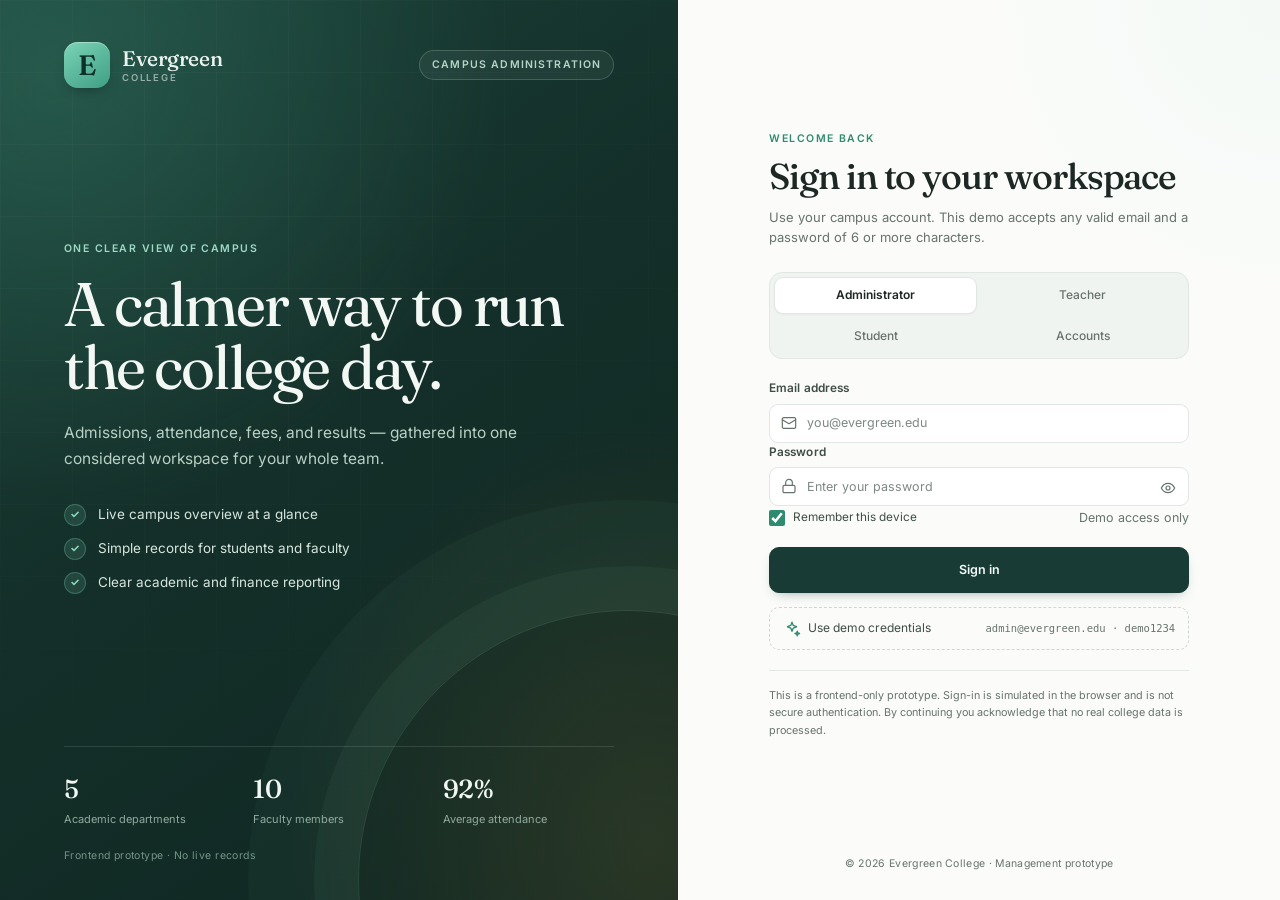
<file: index.html>
<!DOCTYPE html>
<html lang="en">
<head>
  <meta charset="UTF-8" />
  <meta name="viewport" content="width=device-width, initial-scale=1.0" />
  <title>Sign in · Evergreen College</title>
  <meta name="description" content="Evergreen College management system — frontend prototype." />
  <link rel="preconnect" href="https://fonts.googleapis.com" />
  <link rel="preconnect" href="https://fonts.gstatic.com" crossorigin />
  <link href="https://fonts.googleapis.com/css2?family=Fraunces:opsz,wght@9..144,400;9..144,500;9..144,600&family=Inter:wght@400;500;600;700&display=swap" rel="stylesheet" />
  <link rel="stylesheet" href="css/style.css" />
  <link rel="stylesheet" href="css/components.css" />
  <link rel="stylesheet" href="css/responsive.css" />
</head>
<body class="login-page">
  <main class="login-shell">
    <section class="login-brand" aria-labelledby="brandHeading">
      <div class="brand-top">
        <div class="brand-lockup">
          <span class="brand-mark brand-mark-lg" aria-hidden="true">E</span>
          <span class="brand-name">Evergreen<span>College</span></span>
        </div>
        <span class="brand-tag">Campus administration</span>
      </div>

      <div class="login-brand-copy">
        <p class="eyebrow eyebrow-light">One clear view of campus</p>
        <h1 id="brandHeading">A calmer way to run the college day.</h1>
        <p class="login-lede">Admissions, attendance, fees, and results — gathered into one considered workspace for your whole team.</p>
        <ul class="login-features">
          <li><span class="feature-tick" aria-hidden="true">✓</span> Live campus overview at a glance</li>
          <li><span class="feature-tick" aria-hidden="true">✓</span> Simple records for students and faculty</li>
          <li><span class="feature-tick" aria-hidden="true">✓</span> Clear academic and finance reporting</li>
        </ul>
      </div>

      <div class="brand-foot">
        <div class="brand-stat"><strong>5</strong><span>Academic departments</span></div>
        <div class="brand-stat"><strong>10</strong><span>Faculty members</span></div>
        <div class="brand-stat"><strong>92%</strong><span>Average attendance</span></div>
        <p class="brand-note">Frontend prototype · No live records</p>
      </div>
    </section>

    <section class="login-panel" aria-labelledby="loginHeading">
      <div class="login-card">
        <div class="login-mobile-brand">
          <span class="brand-mark" aria-hidden="true">E</span>
          <span class="brand-name">Evergreen<span>College</span></span>
        </div>
        <p class="eyebrow">Welcome back</p>
        <h2 id="loginHeading">Sign in to your workspace</h2>
        <p class="login-sub">Use your campus account. This demo accepts any valid email and a password of 6 or more characters.</p>

        <div class="role-select" role="group" aria-label="Sign in as">
          <button type="button" class="role-option is-active" data-role="Administrator" aria-pressed="true">Administrator</button>
          <button type="button" class="role-option" data-role="Teacher" aria-pressed="false">Teacher</button>
          <button type="button" class="role-option" data-role="Student" aria-pressed="false">Student</button>
          <button type="button" class="role-option" data-role="Accounts staff" aria-pressed="false">Accounts</button>
        </div>

        <form id="loginForm" novalidate>
          <div class="field">
            <label for="email">Email address</label>
            <div class="input-shell">
              <span class="input-icon" data-icon="mail" aria-hidden="true"></span>
              <input id="email" name="email" type="email" autocomplete="username" placeholder="you@evergreen.edu" aria-describedby="emailError" />
            </div>
            <p class="field-error" id="emailError" role="alert"></p>
          </div>

          <div class="field">
            <label for="password">Password</label>
            <div class="input-shell">
              <span class="input-icon" data-icon="lock" aria-hidden="true"></span>
              <input id="password" name="password" type="password" autocomplete="current-password" placeholder="Enter your password" aria-describedby="passwordError" />
              <button type="button" class="input-action" id="togglePassword" aria-label="Show password" aria-pressed="false">
                <span data-icon="eye" aria-hidden="true"></span>
              </button>
            </div>
            <p class="field-error" id="passwordError" role="alert"></p>
          </div>

          <div class="login-row">
            <label class="checkbox">
              <input type="checkbox" id="remember" checked />
              <span>Remember this device</span>
            </label>
            <span class="muted small">Demo access only</span>
          </div>

          <button type="submit" class="btn btn-primary btn-block login-submit" id="signInBtn">
            <span class="btn-label">Sign in</span>
            <span class="spinner" aria-hidden="true"></span>
          </button>
        </form>

        <button type="button" class="demo-fill" id="fillDemo">
          <span data-icon="sparkles" aria-hidden="true"></span>
          Use demo credentials
          <span class="demo-credentials">admin@evergreen.edu · demo1234</span>
        </button>

        <p class="login-legal">This is a frontend-only prototype. Sign-in is simulated in the browser and is not secure authentication. By continuing you acknowledge that no real college data is processed.</p>
      </div>
      <footer class="login-foot">© 2026 Evergreen College · Management prototype</footer>
    </section>
  </main>

  <script src="js/icons.js"></script>
  <script src="js/login.js"></script>
</body>
</html>
</file>
<file: css/style.css>
/* =========================================================
   Evergreen College CMS — foundations, login, and app shell
   ========================================================= */

:root {
  --font-sans: "Inter", ui-sans-serif, system-ui, -apple-system, "Segoe UI", sans-serif;
  --font-display: "Fraunces", "Iowan Old Style", Georgia, serif;

  --bg: #f5f7f6;
  --surface: #ffffff;
  --surface-2: #fafbfa;
  --surface-3: #f0f4f1;
  --surface-hover: #f2f6f3;
  --text: #1d2723;
  --text-soft: #3f4d47;
  --muted: #68736d;
  --border: #e1e7e3;
  --border-strong: #cdd8d1;

  --primary: #183c35;
  --primary-mid: #214a41;
  --primary-soft: #e9f2ee;
  --accent: #55b89a;
  --accent-strong: #2f8b70;
  --accent-soft: #e3f4ed;
  --accent-line: #bfe5d8;

  --danger: #bd4f44;
  --danger-strong: #9e3c33;
  --danger-soft: #fbece9;
  --warning: #a96f18;
  --warning-soft: #fbf2e2;
  --info: #3d7097;
  --info-soft: #eaf2f8;
  --gold: #b98a2f;

  --tone-mint-soft: #e3f4ed;
  --tone-mint-strong: #2f8b70;
  --tone-amber-soft: #fbf1dd;
  --tone-amber-strong: #9b6b18;
  --tone-violet-soft: #eeebfd;
  --tone-violet-strong: #6b5bd3;
  --tone-coral-soft: #fbeae6;
  --tone-coral-strong: #bc5b4b;
  --tone-blue-soft: #e8f1f9;
  --tone-blue-strong: #3d7097;
  --tone-gold-soft: #f8f0dd;
  --tone-gold-strong: #987022;

  --chart-1: #55b89a;
  --chart-2: #b9dccf;
  --chart-3: #d9a441;
  --chart-4: #93a8cc;

  --shadow-xs: 0 1px 2px rgba(20, 38, 31, 0.04);
  --shadow-sm: 0 1px 2px rgba(20, 38, 31, 0.04), 0 4px 12px -4px rgba(20, 38, 31, 0.06);
  --shadow-md: 0 12px 32px -12px rgba(17, 38, 30, 0.18), 0 2px 8px rgba(17, 38, 30, 0.04);
  --shadow-lg: 0 28px 70px -24px rgba(12, 29, 23, 0.32), 0 4px 16px rgba(12, 29, 23, 0.06);

  --radius-xs: 8px;
  --radius-sm: 10px;
  --radius-md: 14px;
  --radius-lg: 18px;
  --radius-xl: 24px;
  --radius-pill: 999px;

  --sidebar-width: 272px;
  --topbar-height: 76px;
  --content-max: 1440px;
  --transition: 180ms cubic-bezier(0.2, 0.7, 0.3, 1);
}

[data-theme="dark"] {
  --bg: #101713;
  --surface: #17211c;
  --surface-2: #1b2721;
  --surface-3: #202e27;
  --surface-hover: #223129;
  --text: #e8efea;
  --text-soft: #c2cec7;
  --muted: #91a199;
  --border: #2a3a32;
  --border-strong: #3a4e43;

  --primary: #0f2b24;
  --primary-mid: #173b32;
  --primary-soft: rgba(85, 184, 154, 0.1);
  --accent: #63c6a7;
  --accent-strong: #7dd6b8;
  --accent-soft: rgba(85, 184, 154, 0.13);
  --accent-line: rgba(85, 184, 154, 0.3);

  --danger: #e08277;
  --danger-strong: #f0a198;
  --danger-soft: rgba(189, 79, 68, 0.16);
  --warning: #e2b271;
  --warning-soft: rgba(201, 146, 51, 0.14);
  --info: #84b3d8;
  --info-soft: rgba(61, 112, 151, 0.16);

  --tone-mint-soft: rgba(85, 184, 154, 0.14);
  --tone-mint-strong: #7dd6b8;
  --tone-amber-soft: rgba(217, 164, 65, 0.14);
  --tone-amber-strong: #e4b566;
  --tone-violet-soft: rgba(124, 107, 242, 0.16);
  --tone-violet-strong: #a99cf8;
  --tone-coral-soft: rgba(226, 114, 91, 0.16);
  --tone-coral-strong: #ee9886;
  --tone-blue-soft: rgba(74, 144, 194, 0.16);
  --tone-blue-strong: #8ebfe4;
  --tone-gold-soft: rgba(217, 164, 65, 0.14);
  --tone-gold-strong: #e4b566;

  --chart-2: #335a4d;
  --chart-4: #435a78;
  --shadow-xs: 0 1px 2px rgba(0, 0, 0, 0.22);
  --shadow-sm: 0 1px 2px rgba(0, 0, 0, 0.2), 0 6px 18px -8px rgba(0, 0, 0, 0.35);
  --shadow-md: 0 16px 38px -16px rgba(0, 0, 0, 0.5), 0 2px 8px rgba(0, 0, 0, 0.2);
  --shadow-lg: 0 30px 70px -24px rgba(0, 0, 0, 0.65), 0 4px 16px rgba(0, 0, 0, 0.24);
}

*,
*::before,
*::after {
  box-sizing: border-box;
}

html {
  -webkit-text-size-adjust: 100%;
  scroll-behavior: smooth;
}

body {
  margin: 0;
  font-family: var(--font-sans);
  font-size: 14px;
  line-height: 1.55;
  color: var(--text);
  background: var(--bg);
  -webkit-font-smoothing: antialiased;
  text-rendering: optimizeLegibility;
}

h1, h2, h3, h4, h5, p, figure, blockquote {
  margin: 0;
}

ul, ol {
  margin: 0;
  padding: 0;
  list-style: none;
}

button, input, select, textarea {
  font: inherit;
  color: inherit;
}

button {
  cursor: pointer;
}

a {
  color: var(--accent-strong);
  text-decoration: none;
}

a:hover {
  text-decoration: none;
}

img, svg {
  display: block;
  max-width: 100%;
}

table {
  border-collapse: collapse;
  width: 100%;
}

::selection {
  background: rgba(85, 184, 154, 0.28);
}

:focus-visible {
  outline: 3px solid rgba(85, 184, 154, 0.45);
  outline-offset: 2px;
}

[hidden] {
  display: none !important;
}

/* Scrollbars */
* {
  scrollbar-width: thin;
  scrollbar-color: var(--border-strong) transparent;
}
*::-webkit-scrollbar { width: 9px; height: 9px; }
*::-webkit-scrollbar-track { background: transparent; }
*::-webkit-scrollbar-thumb { background: var(--border-strong); border-radius: 8px; border: 2px solid transparent; background-clip: content-box; }

/* Utilities */
.sr-only {
  position: absolute;
  width: 1px;
  height: 1px;
  padding: 0;
  margin: -1px;
  overflow: hidden;
  clip: rect(0, 0, 0, 0);
  white-space: nowrap;
  border: 0;
}

.muted { color: var(--muted); }
.small { font-size: 12.5px; }
.mono { font-variant-numeric: tabular-nums; letter-spacing: -0.01em; }
.nowrap { white-space: nowrap; }
.text-danger { color: var(--danger); }
.text-accent { color: var(--accent-strong); }
.text-right { text-align: right; }
.full { width: 100%; }
.stack { display: flex; flex-direction: column; gap: 16px; }
.row { display: flex; align-items: center; gap: 10px; }
.row-between { display: flex; align-items: center; justify-content: space-between; gap: 16px; }

.icon {
  flex: none;
  display: inline-block;
  vertical-align: middle;
}

.skip-link {
  position: fixed;
  top: -60px;
  left: 16px;
  z-index: 200;
  padding: 10px 16px;
  border-radius: var(--radius-sm);
  background: var(--surface);
  color: var(--text);
  box-shadow: var(--shadow-md);
  transition: top var(--transition);
}
.skip-link:focus { top: 12px; }

.eyebrow {
  text-transform: uppercase;
  letter-spacing: 0.14em;
  font-size: 10.5px;
  font-weight: 600;
  color: var(--accent-strong);
}
.eyebrow-light { color: #9ed9c6; }

/* =========================================================
   Brand
   ========================================================= */
.brand-lockup {
  display: inline-flex;
  align-items: center;
  gap: 12px;
  color: inherit;
  min-width: 0;
}

.brand-mark {
  width: 38px;
  height: 38px;
  flex: none;
  display: grid;
  place-items: center;
  border-radius: 11px;
  background: linear-gradient(145deg, #7bd4b7 0%, #3f9e83 100%);
  color: #0f3028;
  font-family: var(--font-display);
  font-size: 23px;
  font-weight: 600;
  line-height: 1;
  box-shadow: inset 0 1px 0 rgba(255,255,255,0.35), 0 6px 14px -6px rgba(0,0,0,0.4);
}
.brand-mark-lg {
  width: 46px;
  height: 46px;
  border-radius: 14px;
  font-size: 28px;
}

.brand-name {
  display: flex;
  flex-direction: column;
  font-family: var(--font-display);
  font-size: 21px;
  font-weight: 500;
  letter-spacing: -0.02em;
  line-height: 1.05;
  white-space: nowrap;
}
.brand-name span {
  font-family: var(--font-sans);
  font-size: 9.5px;
  font-weight: 600;
  letter-spacing: 0.19em;
  text-transform: uppercase;
  opacity: 0.58;
  margin-top: 4px;
}

/* =========================================================
   Login
   ========================================================= */
.login-page {
  min-height: 100vh;
  background: #f7f8f6;
}

.login-shell {
  min-height: 100vh;
  display: grid;
  grid-template-columns: minmax(460px, 1.06fr) minmax(430px, 0.94fr);
}

.login-brand {
  position: relative;
  overflow: hidden;
  display: flex;
  flex-direction: column;
  justify-content: space-between;
  gap: 40px;
  padding: 42px clamp(36px, 5vw, 76px) 36px;
  color: #eaf3ee;
  background:
    radial-gradient(120% 90% at 8% 8%, rgba(85, 184, 154, 0.22), transparent 55%),
    radial-gradient(90% 80% at 96% 94%, rgba(217, 164, 65, 0.13), transparent 60%),
    linear-gradient(145deg, #1a4138 0%, #142f29 46%, #0f2621 100%);
}

.login-brand::before {
  content: "";
  position: absolute;
  inset: 0;
  background-image:
    linear-gradient(rgba(255, 255, 255, 0.035) 1px, transparent 1px),
    linear-gradient(90deg, rgba(255, 255, 255, 0.035) 1px, transparent 1px);
  background-size: 72px 72px;
  mask-image: radial-gradient(circle at 30% 20%, black, transparent 75%);
  pointer-events: none;
}

.login-brand::after {
  content: "";
  position: absolute;
  width: 540px;
  height: 540px;
  right: -220px;
  bottom: -250px;
  border: 1px solid rgba(156, 216, 195, 0.16);
  border-radius: 50%;
  box-shadow: 0 0 0 44px rgba(156, 216, 195, 0.045), 0 0 0 110px rgba(156, 216, 195, 0.03);
  pointer-events: none;
}

.brand-top,
.login-brand-copy,
.brand-foot {
  position: relative;
  z-index: 1;
}

.brand-top {
  display: flex;
  align-items: center;
  justify-content: space-between;
  gap: 20px;
}

.brand-tag {
  border: 1px solid rgba(235, 246, 241, 0.18);
  background: rgba(255, 255, 255, 0.05);
  border-radius: var(--radius-pill);
  padding: 6px 12px;
  font-size: 10.5px;
  font-weight: 600;
  letter-spacing: 0.11em;
  text-transform: uppercase;
  color: #b7d4c8;
}

.login-brand-copy {
  max-width: 600px;
  padding: 10px 0;
}

.login-brand-copy h1 {
  margin-top: 16px;
  font-family: var(--font-display);
  font-size: clamp(40px, 4.8vw, 64px);
  font-weight: 400;
  line-height: 1.02;
  letter-spacing: -0.035em;
  color: #f4f8f5;
}

.login-lede {
  max-width: 480px;
  margin-top: 22px;
  font-size: 15.5px;
  line-height: 1.65;
  color: #b9d0c5;
}

.login-features {
  display: grid;
  gap: 12px;
  margin-top: 32px;
}
.login-features li {
  display: flex;
  align-items: center;
  gap: 12px;
  font-size: 13.5px;
  color: #d6e6de;
}
.feature-tick {
  width: 22px;
  height: 22px;
  flex: none;
  display: grid;
  place-items: center;
  border-radius: 50%;
  background: rgba(124, 213, 184, 0.14);
  border: 1px solid rgba(124, 213, 184, 0.28);
  color: #8cdcbc;
  font-size: 11px;
  font-weight: 700;
}

.brand-foot {
  display: grid;
  grid-template-columns: repeat(3, minmax(0, 1fr));
  gap: 18px;
  padding-top: 22px;
  border-top: 1px solid rgba(235, 246, 241, 0.12);
}
.brand-stat {
  display: flex;
  flex-direction: column;
  gap: 2px;
}
.brand-stat strong {
  font-family: var(--font-display);
  font-size: 26px;
  font-weight: 500;
  letter-spacing: -0.02em;
  color: #f1f7f3;
}
.brand-stat span {
  font-size: 11px;
  line-height: 1.45;
  color: #91aa9f;
}
.brand-note {
  grid-column: 1 / -1;
  font-size: 10.5px;
  letter-spacing: 0.04em;
  color: #76948a;
  margin-top: 2px;
}

.login-panel {
  display: flex;
  flex-direction: column;
  align-items: center;
  justify-content: center;
  padding: 46px clamp(28px, 6vw, 80px) 28px;
  background:
    radial-gradient(90% 60% at 100% 0%, rgba(85, 184, 154, 0.045), transparent 60%),
    #fbfcfa;
}

.login-card {
  width: 100%;
  max-width: 420px;
  margin: auto 0;
}

.login-mobile-brand {
  display: none;
  align-items: center;
  gap: 12px;
  margin-bottom: 32px;
}

.login-card h2 {
  margin-top: 9px;
  font-family: var(--font-display);
  font-size: clamp(29px, 3vw, 36px);
  font-weight: 500;
  letter-spacing: -0.03em;
  line-height: 1.12;
  color: var(--text);
}

.login-sub {
  margin-top: 10px;
  margin-bottom: 24px;
  font-size: 13px;
  line-height: 1.6;
  color: var(--muted);
}

.role-select {
  display: grid;
  grid-template-columns: 1fr 1fr;
  gap: 4px;
  padding: 4px;
  margin-bottom: 20px;
  border: 1px solid var(--border);
  border-radius: 13px;
  background: var(--surface-3);
}

.role-option {
  border: 1px solid transparent;
  background: transparent;
  color: var(--muted);
  border-radius: 9px;
  padding: 8px 10px;
  font-size: 12px;
  font-weight: 500;
  transition: all var(--transition);
}
.role-option:hover { color: var(--text); }
.role-option.is-active {
  background: var(--surface);
  border-color: var(--border);
  color: var(--text);
  font-weight: 600;
  box-shadow: var(--shadow-xs);
}

.login-row {
  display: flex;
  align-items: center;
  justify-content: space-between;
  gap: 14px;
  margin: 2px 0 20px;
}

.login-submit {
  height: 46px;
  font-size: 14px;
}

.demo-fill {
  width: 100%;
  display: flex;
  flex-wrap: wrap;
  align-items: center;
  gap: 7px;
  margin-top: 14px;
  padding: 11px 13px;
  border: 1px dashed var(--border-strong);
  border-radius: var(--radius-sm);
  background: transparent;
  color: var(--text-soft);
  font-size: 12px;
  text-align: left;
  transition: all var(--transition);
}
.demo-fill:hover {
  border-color: var(--accent);
  background: var(--accent-soft);
  color: var(--accent-strong);
}
.demo-fill .icon { color: var(--accent-strong); }
.demo-credentials {
  margin-left: auto;
  color: var(--muted);
  font-family: ui-monospace, SFMono-Regular, Menlo, monospace;
  font-size: 10.5px;
}

.login-legal {
  margin-top: 20px;
  padding-top: 16px;
  border-top: 1px solid var(--border);
  font-size: 10.8px;
  line-height: 1.6;
  color: var(--muted);
}

.login-foot {
  margin-top: 32px;
  font-size: 10.5px;
  color: var(--muted);
  letter-spacing: 0.03em;
}

/* =========================================================
   App shell
   ========================================================= */
.app-body {
  min-height: 100vh;
  background: var(--bg);
}

.sidebar {
  position: fixed;
  inset: 0 auto 0 0;
  z-index: 60;
  width: var(--sidebar-width);
  display: flex;
  flex-direction: column;
  color: #d7e4dd;
  background:
    radial-gradient(100% 60% at 0% 0%, rgba(85, 184, 154, 0.16), transparent 58%),
    linear-gradient(180deg, #183c35 0%, #142f29 58%, #112923 100%);
  border-right: 1px solid rgba(255, 255, 255, 0.05);
}

.sidebar-brand {
  display: flex;
  align-items: center;
  justify-content: space-between;
  padding: 22px 20px 14px;
}
.sidebar-brand .brand-name { color: #f0f6f2; font-size: 20px; }
.sidebar-brand .brand-name span { color: #93b2a5; opacity: 0.85; }

.sidebar-close {
  display: none;
  width: 34px;
  height: 34px;
  place-items: center;
  border: 1px solid rgba(255,255,255,0.12);
  background: rgba(255,255,255,0.06);
  color: #cfe2d8;
  border-radius: 9px;
}

.sidebar-campus {
  display: flex;
  align-items: center;
  gap: 8px;
  margin: 2px 20px 12px;
  padding: 7px 10px;
  border-radius: 8px;
  background: rgba(255, 255, 255, 0.05);
  border: 1px solid rgba(255, 255, 255, 0.06);
  font-size: 10.5px;
  font-weight: 500;
  letter-spacing: 0.02em;
  color: #a9c2b6;
}
.campus-dot {
  width: 6px;
  height: 6px;
  flex: none;
  border-radius: 50%;
  background: #7bd4b7;
  box-shadow: 0 0 0 3px rgba(123, 212, 183, 0.12);
}

.sidebar-nav {
  flex: 1;
  overflow-y: auto;
  padding: 4px 14px 18px;
  scrollbar-color: rgba(255,255,255,0.16) transparent;
}
.sidebar-nav::-webkit-scrollbar-thumb {
  background: rgba(255,255,255,0.16);
  border: 3px solid transparent;
  background-clip: content-box;
}

.nav-group {
  padding-top: 16px;
}
.nav-group:first-child { padding-top: 4px; }

.nav-label {
  padding: 0 10px 7px;
  font-size: 9px;
  font-weight: 600;
  letter-spacing: 0.15em;
  text-transform: uppercase;
  color: #78968a;
}

.nav-item {
  position: relative;
  display: flex;
  align-items: center;
  gap: 11px;
  padding: 8px 10px;
  margin-bottom: 2px;
  border-radius: 9px;
  color: #b4c9bf;
  font-size: 12.8px;
  font-weight: 500;
  letter-spacing: -0.005em;
  line-height: 1.35;
  transition: background var(--transition), color var(--transition);
}
.nav-item:hover {
  background: rgba(255, 255, 255, 0.055);
  color: #f1f7f3;
}
.nav-item .icon {
  color: #8aa99c;
  transition: color var(--transition);
}
.nav-item:hover .icon { color: #c6dcd1; }
.nav-item.is-active {
  background: linear-gradient(90deg, rgba(85, 184, 154, 0.22), rgba(85, 184, 154, 0.08));
  color: #ffffff;
  box-shadow: inset 0 0 0 1px rgba(123, 212, 183, 0.16);
}
.nav-item.is-active .icon { color: #83d8bb; }
.nav-item.is-active::before {
  content: "";
  position: absolute;
  left: -14px;
  top: 50%;
  width: 3px;
  height: 18px;
  border-radius: 0 3px 3px 0;
  background: #7bd4b7;
  transform: translateY(-50%);
  box-shadow: 0 0 12px rgba(123, 212, 183, 0.5);
}
.nav-badge {
  margin-left: auto;
  min-width: 19px;
  height: 18px;
  padding: 0 5px;
  display: inline-grid;
  place-items: center;
  border-radius: 6px;
  background: rgba(255, 255, 255, 0.09);
  color: #c4d8cf;
  font-size: 9.5px;
  font-weight: 600;
}

.sidebar-foot {
  padding: 12px 14px 14px;
  border-top: 1px solid rgba(255, 255, 255, 0.07);
}

.sidebar-demo {
  display: flex;
  gap: 10px;
  padding: 12px;
  border-radius: 12px;
  background: rgba(255, 255, 255, 0.055);
  border: 1px solid rgba(255, 255, 255, 0.07);
}
.sidebar-demo-icon {
  display: grid;
  place-items: center;
  width: 30px;
  height: 30px;
  flex: none;
  border-radius: 9px;
  background: rgba(85, 184, 154, 0.14);
  color: #8adabd;
}
.sidebar-demo strong {
  display: block;
  font-size: 11.5px;
  font-weight: 600;
  color: #e5efe9;
}
.sidebar-demo p {
  margin-top: 2px;
  font-size: 10.5px;
  line-height: 1.45;
  color: #8fa99d;
}
.sidebar-demo a {
  display: inline-block;
  margin-top: 7px;
  font-size: 10.5px;
  font-weight: 600;
  color: #8adabd;
}
.sidebar-demo a:hover { color: #b2ecd8; }
.sidebar-version {
  margin-top: 10px;
  padding: 0 3px;
  font-size: 9px;
  letter-spacing: 0.06em;
  color: #67857a;
}

.app-shell {
  min-height: 100vh;
  margin-left: var(--sidebar-width);
  display: flex;
  flex-direction: column;
}

/* Topbar */
.topbar {
  position: sticky;
  top: 0;
  z-index: 40;
  min-height: var(--topbar-height);
  display: flex;
  align-items: center;
  gap: 22px;
  padding: 12px 32px;
  background: color-mix(in srgb, var(--bg) 86%, transparent);
  border-bottom: 1px solid var(--border);
  backdrop-filter: blur(18px);
  -webkit-backdrop-filter: blur(18px);
}

.topbar-left {
  display: flex;
  align-items: center;
  gap: 12px;
  min-width: 0;
  flex: 0 1 auto;
}

.menu-btn { display: none; }

.breadcrumb {
  display: flex;
  align-items: center;
  gap: 8px;
  min-width: 0;
  font-size: 12px;
  color: var(--muted);
  white-space: nowrap;
}
.breadcrumb a {
  color: var(--muted);
  font-weight: 500;
  transition: color var(--transition);
}
.breadcrumb a:hover { color: var(--text); }
.crumb-sep { color: var(--border-strong); }
.crumb-current {
  color: var(--text);
  font-weight: 600;
  overflow: hidden;
  text-overflow: ellipsis;
}

.global-search {
  position: relative;
  flex: 1 1 340px;
  max-width: 410px;
  margin-left: auto;
}
.global-search .search-icon {
  position: absolute;
  left: 13px;
  top: 50%;
  transform: translateY(-50%);
  color: var(--muted);
  pointer-events: none;
  display: flex;
}
.global-search input[type="search"] {
  width: 100%;
  height: 40px;
  padding: 0 52px 0 39px;
  border: 1px solid var(--border);
  border-radius: 11px;
  background: var(--surface);
  font-size: 12.5px;
  color: var(--text);
  box-shadow: var(--shadow-xs);
  transition: border-color var(--transition), box-shadow var(--transition), background var(--transition);
}
.global-search input::placeholder { color: var(--muted); }
.global-search input:focus {
  outline: none;
  border-color: var(--accent);
  box-shadow: 0 0 0 3px rgba(85, 184, 154, 0.15);
}
.search-kbd {
  position: absolute;
  right: 10px;
  top: 50%;
  transform: translateY(-50%);
  display: grid;
  place-items: center;
  width: 22px;
  height: 22px;
  border: 1px solid var(--border);
  border-radius: 6px;
  background: var(--surface-2);
  color: var(--muted);
  font-family: inherit;
  font-size: 10.5px;
}

.topbar-actions {
  display: flex;
  align-items: center;
  gap: 10px;
  flex: none;
}

.icon-btn {
  position: relative;
  width: 40px;
  height: 40px;
  display: grid;
  place-items: center;
  border: 1px solid var(--border);
  border-radius: 11px;
  background: var(--surface);
  color: var(--text-soft);
  box-shadow: var(--shadow-xs);
  transition: all var(--transition);
}
.icon-btn:hover {
  border-color: var(--border-strong);
  background: var(--surface-hover);
  color: var(--text);
}
.notif-dot {
  position: absolute;
  top: 9px;
  right: 10px;
  width: 7px;
  height: 7px;
  border-radius: 50%;
  background: var(--danger);
  box-shadow: 0 0 0 2px var(--surface);
}

.profile-btn {
  display: flex;
  align-items: center;
  gap: 10px;
  min-height: 40px;
  padding: 4px 8px 4px 5px;
  border: 1px solid var(--border);
  border-radius: 12px;
  background: var(--surface);
  color: var(--text);
  box-shadow: var(--shadow-xs);
  text-align: left;
  transition: all var(--transition);
}
.profile-btn:hover { background: var(--surface-hover); border-color: var(--border-strong); }
.profile-meta {
  display: flex;
  flex-direction: column;
  line-height: 1.2;
  min-width: 82px;
}
.profile-meta strong { font-size: 11.5px; font-weight: 600; }
.profile-meta span { font-size: 10px; color: var(--muted); margin-top: 2px; }
.profile-chevron { color: var(--muted); display: flex; }

.popover-wrap { position: relative; }

.popover {
  position: absolute;
  top: calc(100% + 10px);
  right: 0;
  z-index: 90;
  min-width: 240px;
  border: 1px solid var(--border);
  border-radius: var(--radius-md);
  background: var(--surface);
  box-shadow: var(--shadow-lg);
  overflow: hidden;
  animation: popIn 160ms cubic-bezier(0.2, 0.8, 0.3, 1);
}

@keyframes popIn {
  from { opacity: 0; transform: translateY(-6px) scale(0.985); }
  to { opacity: 1; transform: translateY(0) scale(1); }
}

/* Main view */
.app-content {
  width: 100%;
  max-width: calc(var(--content-max) + 64px);
  margin: 0 auto;
  padding: 28px 32px 60px;
  flex: 1;
  min-width: 0;
}
.app-content:focus { outline: none; }

.view-head {
  display: flex;
  align-items: flex-end;
  justify-content: space-between;
  gap: 24px;
  margin-bottom: 22px;
}
.view-head-copy { min-width: 0; }
.view-head .eyebrow { margin-bottom: 7px; }
.view-title {
  font-family: var(--font-display);
  font-size: clamp(26px, 2.4vw, 32px);
  font-weight: 500;
  letter-spacing: -0.032em;
  line-height: 1.1;
  color: var(--text);
}
.view-sub {
  margin-top: 7px;
  max-width: 680px;
  font-size: 12.8px;
  line-height: 1.6;
  color: var(--muted);
}
.view-actions {
  display: flex;
  align-items: center;
  gap: 9px;
  flex-wrap: wrap;
  justify-content: flex-end;
  flex: none;
}

/* Backdrop for off-canvas nav */
.nav-backdrop {
  position: fixed;
  inset: 0;
  z-index: 55;
  background: rgba(9, 23, 18, 0.5);
  backdrop-filter: blur(2px);
  opacity: 0;
  animation: fadeIn 180ms ease forwards;
}
@keyframes fadeIn { to { opacity: 1; } }
body.nav-open { overflow: hidden; }

/* Generic page transitions */
.view-enter {
  animation: viewIn 260ms cubic-bezier(0.2, 0.7, 0.3, 1);
}
@keyframes viewIn {
  from { opacity: 0; transform: translateY(7px); }
  to { opacity: 1; transform: translateY(0); }
}

@media (prefers-reduced-motion: reduce) {
  *, *::before, *::after {
    animation-duration: 0.01ms !important;
    animation-iteration-count: 1 !important;
    transition-duration: 0.01ms !important;
    scroll-behavior: auto !important;
  }
}
</file>
<file: css/components.css>
/* =========================================================
   Reusable interface components
   ========================================================= */

/* Buttons */
.btn {
  display: inline-flex;
  align-items: center;
  justify-content: center;
  gap: 8px;
  min-height: 38px;
  padding: 8px 14px;
  border: 1px solid transparent;
  border-radius: 10px;
  font-size: 12.5px;
  font-weight: 600;
  line-height: 1.3;
  white-space: nowrap;
  transition: background var(--transition), border-color var(--transition), color var(--transition), box-shadow var(--transition), transform var(--transition);
}
.btn:active { transform: translateY(1px); }
.btn:disabled { opacity: 0.55; cursor: not-allowed; transform: none; }
.btn .icon { width: 16px; height: 16px; }

.btn-primary {
  background: var(--primary);
  border-color: var(--primary);
  color: #f5fbf8;
  box-shadow: 0 5px 14px -8px rgba(24, 60, 53, 0.65);
}
.btn-primary:hover:not(:disabled) {
  background: #245146;
  border-color: #245146;
  color: #fff;
}
[data-theme="dark"] .btn-primary {
  background: var(--accent);
  border-color: var(--accent);
  color: #0c2b23;
}
[data-theme="dark"] .btn-primary:hover:not(:disabled) {
  background: #83d6bb;
  border-color: #83d6bb;
}

.btn-outline {
  background: var(--surface);
  border-color: var(--border);
  color: var(--text-soft);
  box-shadow: var(--shadow-xs);
}
.btn-outline:hover:not(:disabled) {
  border-color: var(--border-strong);
  background: var(--surface-hover);
  color: var(--text);
}

.btn-secondary {
  background: var(--accent-soft);
  border-color: transparent;
  color: var(--accent-strong);
}
.btn-secondary:hover:not(:disabled) {
  background: var(--accent-line);
  color: var(--accent-strong);
}

.btn-ghost {
  background: transparent;
  border-color: transparent;
  color: var(--muted);
}
.btn-ghost:hover:not(:disabled) {
  background: var(--surface-hover);
  color: var(--text);
}

.btn-danger {
  background: var(--danger);
  border-color: var(--danger);
  color: #fff;
}
.btn-danger:hover:not(:disabled) { background: var(--danger-strong); border-color: var(--danger-strong); }
.btn-danger-soft {
  background: var(--danger-soft);
  border-color: transparent;
  color: var(--danger);
}
.btn-danger-soft:hover:not(:disabled) { border-color: var(--danger); }

.btn-sm {
  min-height: 32px;
  padding: 6px 10px;
  font-size: 11.5px;
  border-radius: 8px;
}
.btn-sm .icon { width: 14px; height: 14px; }

.btn-lg {
  min-height: 44px;
  padding: 10px 18px;
  font-size: 13px;
}
.btn-block { width: 100%; }

.btn.is-loading { pointer-events: none; }
.btn.is-loading .btn-label { opacity: 0.55; }
.btn .spinner {
  display: none;
  width: 15px;
  height: 15px;
  border: 2px solid currentColor;
  border-right-color: transparent;
  border-radius: 50%;
  animation: spin 0.7s linear infinite;
}
.btn.is-loading .spinner { display: inline-block; }
@keyframes spin { to { transform: rotate(360deg); } }

.icon-action {
  width: 30px;
  height: 30px;
  display: inline-grid;
  place-items: center;
  border: 1px solid transparent;
  border-radius: 8px;
  background: transparent;
  color: var(--muted);
  transition: all var(--transition);
}
.icon-action:hover {
  background: var(--surface-3);
  border-color: var(--border);
  color: var(--text);
}
.icon-action.danger:hover {
  background: var(--danger-soft);
  border-color: transparent;
  color: var(--danger);
}
.icon-action .icon { width: 15px; height: 15px; }
.row-actions {
  display: flex;
  align-items: center;
  justify-content: flex-end;
  gap: 2px;
}

.link-btn {
  display: inline-flex;
  align-items: center;
  gap: 5px;
  border: 0;
  background: transparent;
  padding: 0;
  color: var(--accent-strong);
  font-size: 12px;
  font-weight: 600;
}
.link-btn:hover { text-decoration: underline; text-underline-offset: 3px; }
.link-btn .icon { width: 14px; height: 14px; }

/* Forms */
.field {
  display: flex;
  flex-direction: column;
  gap: 6px;
  min-width: 0;
}
.field > label,
.field-label {
  font-size: 11.8px;
  font-weight: 600;
  color: var(--text-soft);
  letter-spacing: 0.005em;
}
.field .hint {
  font-size: 10.8px;
  line-height: 1.5;
  color: var(--muted);
}
.field-error {
  min-height: 0;
  font-size: 10.8px;
  line-height: 1.45;
  color: var(--danger);
  font-weight: 500;
}
.field-error:empty { display: none; }

.input-shell {
  position: relative;
  display: flex;
  align-items: center;
}
.input-shell .input-icon {
  position: absolute;
  left: 12px;
  top: 50%;
  transform: translateY(-50%);
  display: flex;
  color: var(--muted);
  pointer-events: none;
}
.input-shell .input-icon .icon { width: 16px; height: 16px; }
.input-shell input[type] {
  padding-left: 37px;
  padding-right: 40px;
}
.input-shell .input-action {
  position: absolute;
  right: 6px;
  top: 50%;
  transform: translateY(-50%);
  width: 30px;
  height: 30px;
  display: grid;
  place-items: center;
  border: 0;
  border-radius: 7px;
  background: transparent;
  color: var(--muted);
}
.input-shell .input-action:hover { background: var(--surface-3); color: var(--text); }
.input-shell .input-action .icon { width: 16px; height: 16px; }

input[type="text"],
input[type="email"],
input[type="password"],
input[type="search"],
input[type="tel"],
input[type="number"],
input[type="date"],
input[type="time"],
input[type="url"],
select,
textarea {
  width: 100%;
  min-height: 39px;
  padding: 8px 11px;
  border: 1px solid var(--border);
  border-radius: 9px;
  background: var(--surface);
  color: var(--text);
  font-size: 12.5px;
  transition: border-color var(--transition), box-shadow var(--transition), background var(--transition);
  appearance: none;
}
input[type="date"], input[type="time"] { padding-right: 8px; }
input::placeholder, textarea::placeholder { color: var(--muted); opacity: 0.85; }
input:hover, select:hover, textarea:hover { border-color: var(--border-strong); }
input:focus, select:focus, textarea:focus {
  outline: none;
  border-color: var(--accent);
  box-shadow: 0 0 0 3px rgba(85, 184, 154, 0.14);
}
input[aria-invalid="true"],
select[aria-invalid="true"],
textarea[aria-invalid="true"] {
  border-color: var(--danger);
  box-shadow: 0 0 0 3px rgba(189, 79, 68, 0.1);
}
input:disabled, select:disabled, textarea:disabled {
  background: var(--surface-3);
  color: var(--muted);
  cursor: not-allowed;
}
textarea { min-height: 96px; resize: vertical; line-height: 1.55; }

select {
  padding-right: 32px;
  background-image: url("data:image/svg+xml,%3Csvg xmlns='http://www.w3.org/2000/svg' width='16' height='16' viewBox='0 0 24 24' fill='none' stroke='%2368736d' stroke-width='2' stroke-linecap='round' stroke-linejoin='round'%3E%3Cpath d='m6 9 6 6 6-6'/%3E%3C/svg%3E");
  background-repeat: no-repeat;
  background-position: right 10px center;
  cursor: pointer;
}
[data-theme="dark"] select {
  background-image: url("data:image/svg+xml,%3Csvg xmlns='http://www.w3.org/2000/svg' width='16' height='16' viewBox='0 0 24 24' fill='none' stroke='%2391a199' stroke-width='2' stroke-linecap='round' stroke-linejoin='round'%3E%3Cpath d='m6 9 6 6 6-6'/%3E%3C/svg%3E");
}

.form-grid {
  display: grid;
  grid-template-columns: 1fr 1fr;
  gap: 14px 16px;
}
.form-grid .span-2 { grid-column: 1 / -1; }
.form-section {
  border-top: 1px solid var(--border);
  padding-top: 16px;
  margin-top: 4px;
}
.form-section-title {
  grid-column: 1 / -1;
  display: flex;
  align-items: center;
  gap: 8px;
  font-size: 10px;
  font-weight: 600;
  letter-spacing: 0.12em;
  text-transform: uppercase;
  color: var(--muted);
  margin-top: 2px;
}
.form-note {
  display: flex;
  gap: 8px;
  padding: 10px 12px;
  border-radius: 9px;
  background: var(--surface-2);
  border: 1px solid var(--border);
  color: var(--muted);
  font-size: 10.8px;
  line-height: 1.55;
}
.form-note .icon { color: var(--accent-strong); margin-top: 1px; }

.checkbox {
  display: inline-flex;
  align-items: center;
  gap: 8px;
  font-size: 11.8px;
  color: var(--text-soft);
  cursor: pointer;
  user-select: none;
}
.checkbox input {
  width: 16px;
  height: 16px;
  margin: 0;
  flex: none;
  accent-color: var(--accent-strong);
  cursor: pointer;
}

.check-list {
  display: flex;
  flex-direction: column;
  gap: 11px;
}
.check-row {
  display: flex;
  align-items: flex-start;
  justify-content: space-between;
  gap: 16px;
  padding-bottom: 11px;
  border-bottom: 1px solid var(--border);
}
.check-row:last-child { border-bottom: 0; padding-bottom: 0; }
.check-copy strong {
  display: block;
  font-size: 12px;
  font-weight: 600;
  color: var(--text);
}
.check-copy span {
  display: block;
  margin-top: 2px;
  font-size: 10.8px;
  line-height: 1.5;
  color: var(--muted);
}
.check-row .checkbox input { width: 18px; height: 18px; }

.segmented {
  display: inline-flex;
  align-items: center;
  gap: 2px;
  padding: 3px;
  background: var(--surface-3);
  border: 1px solid var(--border);
  border-radius: 9px;
}
.segmented button {
  border: 1px solid transparent;
  background: transparent;
  color: var(--muted);
  border-radius: 6px;
  min-height: 28px;
  padding: 5px 10px;
  font-size: 11px;
  font-weight: 500;
  transition: all var(--transition);
  white-space: nowrap;
}
.segmented button:hover { color: var(--text); }
.segmented button[aria-pressed="true"],
.segmented button.is-active {
  background: var(--surface);
  border-color: var(--border);
  color: var(--text);
  font-weight: 600;
  box-shadow: var(--shadow-xs);
}

/* Cards */
.card {
  background: var(--surface);
  border: 1px solid var(--border);
  border-radius: var(--radius-lg);
  box-shadow: var(--shadow-sm);
}
.card-pad { padding: 20px; }
.card-head {
  display: flex;
  align-items: flex-start;
  justify-content: space-between;
  gap: 16px;
  padding: 18px 20px 0;
}
.card-head-body { min-width: 0; }
.card-title {
  font-family: var(--font-sans);
  font-size: 14px;
  font-weight: 650;
  letter-spacing: -0.01em;
  color: var(--text);
}
.card-sub {
  margin-top: 3px;
  font-size: 11px;
  line-height: 1.5;
  color: var(--muted);
}
.card-body { padding: 18px 20px 20px; }
.card-foot {
  display: flex;
  align-items: center;
  justify-content: space-between;
  gap: 16px;
  padding: 12px 20px;
  border-top: 1px solid var(--border);
  background: var(--surface-2);
  border-radius: 0 0 var(--radius-lg) var(--radius-lg);
}
.card-actions { display: flex; align-items: center; gap: 7px; flex: none; }

/* Pills, badges, tags */
.badge {
  display: inline-flex;
  align-items: center;
  gap: 5px;
  min-height: 22px;
  padding: 3px 8px;
  border-radius: 6px;
  font-size: 10.2px;
  font-weight: 600;
  letter-spacing: 0.005em;
  white-space: nowrap;
}
.badge::before {
  content: "";
  width: 5px;
  height: 5px;
  border-radius: 50%;
  background: currentColor;
  opacity: 0.8;
}
.badge.no-dot::before { display: none; }
.badge-success, .badge-active, .badge-paid, .badge-low {
  background: var(--accent-soft);
  color: var(--accent-strong);
}
.badge-warning, .badge-pending, .badge-medium, .badge-probation {
  background: var(--warning-soft);
  color: var(--warning);
}
.badge-danger, .badge-overdue, .badge-inactive, .badge-high {
  background: var(--danger-soft);
  color: var(--danger);
}
.badge-info, .badge-scheduled {
  background: var(--info-soft);
  color: var(--info);
}
.badge-neutral {
  background: var(--surface-3);
  color: var(--muted);
}
.badge-violet {
  background: var(--tone-violet-soft);
  color: var(--tone-violet-strong);
}

.pill {
  display: inline-flex;
  align-items: center;
  gap: 6px;
  min-height: 26px;
  padding: 4px 10px;
  border: 1px solid var(--border);
  border-radius: var(--radius-pill);
  background: var(--surface);
  color: var(--muted);
  font-size: 10.5px;
  font-weight: 500;
  white-space: nowrap;
}
.pill .icon { width: 13px; height: 13px; }
.pill-demo {
  border-color: var(--accent-line);
  background: var(--accent-soft);
  color: var(--accent-strong);
  font-weight: 600;
}
.pill-outline { background: transparent; }

.tag {
  display: inline-flex;
  align-items: center;
  padding: 2px 7px;
  border-radius: 5px;
  background: var(--surface-3);
  color: var(--text-soft);
  font-size: 10px;
  font-weight: 500;
  white-space: nowrap;
}
.tag + .tag { margin-left: 4px; }

/* Avatars and tone tiles */
.avatar {
  display: inline-grid;
  place-items: center;
  width: 36px;
  height: 36px;
  flex: none;
  border-radius: 10px;
  font-size: 11.5px;
  font-weight: 650;
  letter-spacing: 0.01em;
  background: var(--tone-mint-soft);
  color: var(--tone-mint-strong);
  border: 1px solid rgba(85, 184, 154, 0.12);
}
.avatar-sm { width: 31px; height: 31px; font-size: 10.5px; border-radius: 9px; }
.avatar-lg { width: 54px; height: 54px; font-size: 17px; border-radius: 15px; }
.avatar.xl { width: 64px; height: 64px; font-size: 20px; border-radius: 18px; }
.avatar.tone-1 { background: var(--tone-mint-soft); color: var(--tone-mint-strong); }
.avatar.tone-2 { background: var(--tone-amber-soft); color: var(--tone-amber-strong); }
.avatar.tone-3 { background: var(--tone-violet-soft); color: var(--tone-violet-strong); }
.avatar.tone-4 { background: var(--tone-coral-soft); color: var(--tone-coral-strong); }
.avatar.tone-5 { background: var(--tone-blue-soft); color: var(--tone-blue-strong); }
.avatar.tone-6 { background: var(--tone-gold-soft); color: var(--tone-gold-strong); }

.avatar-pair {
  display: flex;
  align-items: center;
  gap: 10px;
  min-width: 0;
}
.avatar-pair-copy { min-width: 0; }
.avatar-pair-copy strong {
  display: block;
  font-size: 12.3px;
  font-weight: 600;
  line-height: 1.35;
  color: var(--text);
  overflow: hidden;
  text-overflow: ellipsis;
  white-space: nowrap;
}
.avatar-pair-copy span {
  display: block;
  margin-top: 1px;
  font-size: 10.5px;
  line-height: 1.4;
  color: var(--muted);
  overflow: hidden;
  text-overflow: ellipsis;
  white-space: nowrap;
}
a.avatar-pair:hover .avatar-pair-copy strong { color: var(--accent-strong); }

.tone-tile {
  width: 40px;
  height: 40px;
  flex: none;
  display: grid;
  place-items: center;
  border-radius: 12px;
  background: var(--tone-mint-soft);
  color: var(--tone-mint-strong);
}
.tone-tile .icon { width: 19px; height: 19px; }
.tone-tile.lg { width: 48px; height: 48px; border-radius: 14px; }
.tone-tile.tone-mint { background: var(--tone-mint-soft); color: var(--tone-mint-strong); }
.tone-tile.tone-amber { background: var(--tone-amber-soft); color: var(--tone-amber-strong); }
.tone-tile.tone-violet { background: var(--tone-violet-soft); color: var(--tone-violet-strong); }
.tone-tile.tone-coral { background: var(--tone-coral-soft); color: var(--tone-coral-strong); }
.tone-tile.tone-blue { background: var(--tone-blue-soft); color: var(--tone-blue-strong); }
.tone-tile.tone-gold { background: var(--tone-gold-soft); color: var(--tone-gold-strong); }

/* Tables */
.table-card { overflow: hidden; }
.table-toolbar {
  display: flex;
  align-items: center;
  gap: 9px;
  flex-wrap: wrap;
  padding: 13px 16px;
  border-bottom: 1px solid var(--border);
  background: var(--surface);
}
.toolbar-search {
  position: relative;
  flex: 1 1 250px;
  min-width: 200px;
  max-width: 340px;
}
.toolbar-search .icon {
  position: absolute;
  left: 11px;
  top: 50%;
  transform: translateY(-50%);
  width: 15px;
  height: 15px;
  color: var(--muted);
  pointer-events: none;
}
.toolbar-search input {
  min-height: 36px;
  padding-left: 34px;
  font-size: 12px;
  background: var(--surface-2);
}
.select-compact {
  width: auto;
  min-width: 132px;
  max-width: 190px;
  min-height: 36px;
  font-size: 11.5px;
  padding-top: 5px;
  padding-bottom: 5px;
  background-color: var(--surface-2);
}
.toolbar-count {
  margin-left: auto;
  font-size: 10.8px;
  color: var(--muted);
  white-space: nowrap;
}
.toolbar-divider {
  width: 1px;
  height: 22px;
  background: var(--border);
}

.table-wrap {
  overflow-x: auto;
  -webkit-overflow-scrolling: touch;
}
.data-table {
  width: 100%;
  min-width: 760px;
  font-size: 12px;
}
.data-table thead th {
  padding: 10px 14px;
  border-bottom: 1px solid var(--border);
  background: var(--surface-2);
  color: var(--muted);
  font-size: 9.6px;
  font-weight: 600;
  letter-spacing: 0.065em;
  text-transform: uppercase;
  text-align: left;
  white-space: nowrap;
}
.data-table thead th:first-child { padding-left: 20px; }
.data-table thead th:last-child { padding-right: 20px; }
.data-table tbody td {
  padding: 11px 14px;
  border-bottom: 1px solid var(--border);
  color: var(--text-soft);
  vertical-align: middle;
}
.data-table tbody td:first-child { padding-left: 20px; }
.data-table tbody td:last-child { padding-right: 20px; }
.data-table tbody tr:last-child td { border-bottom: 0; }
.data-table tbody tr {
  transition: background var(--transition);
}
.data-table tbody tr:hover { background: var(--surface-2); }
.data-table tbody tr.is-clickable { cursor: pointer; }
.data-table .cell-strong {
  display: block;
  font-size: 12.2px;
  font-weight: 600;
  color: var(--text);
  line-height: 1.4;
}
.data-table .cell-sub {
  display: block;
  margin-top: 1px;
  font-size: 10.3px;
  color: var(--muted);
  line-height: 1.4;
}
.data-table .cell-mono {
  font-size: 11px;
  font-variant-numeric: tabular-nums;
  color: var(--text-soft);
  white-space: nowrap;
}
.data-table .cell-actions { text-align: right; white-space: nowrap; }
.data-table .cell-num { text-align: right; font-variant-numeric: tabular-nums; white-space: nowrap; }
.data-table .cell-center { text-align: center; }
.data-table .cell-nowrap { white-space: nowrap; }
.data-table .cell-balance { font-weight: 600; color: var(--text); }
.data-table .cell-balance.is-due { color: var(--danger); }

.sort-btn {
  display: inline-flex;
  align-items: center;
  gap: 4px;
  border: 0;
  background: transparent;
  padding: 0;
  color: inherit;
  font: inherit;
  text-transform: inherit;
  letter-spacing: inherit;
}
.sort-btn:hover { color: var(--text); }
.sort-btn .icon { width: 12px; height: 12px; opacity: 0.55; }
.sort-btn.is-sorted .icon { opacity: 1; color: var(--accent-strong); }

.table-foot {
  display: flex;
  align-items: center;
  justify-content: space-between;
  gap: 16px;
  flex-wrap: wrap;
  padding: 12px 18px;
  border-top: 1px solid var(--border);
  background: var(--surface-2);
}
.page-info {
  font-size: 10.8px;
  color: var(--muted);
}
.page-info strong { color: var(--text-soft); font-weight: 600; }
.pager {
  display: flex;
  align-items: center;
  gap: 3px;
}
.page-btn {
  min-width: 28px;
  height: 28px;
  padding: 0 7px;
  display: inline-grid;
  place-items: center;
  border: 1px solid transparent;
  border-radius: 7px;
  background: transparent;
  color: var(--muted);
  font-size: 11px;
  font-weight: 500;
  transition: all var(--transition);
}
.page-btn:hover:not(:disabled) { border-color: var(--border); background: var(--surface); color: var(--text); }
.page-btn[aria-current="page"] {
  background: var(--primary);
  border-color: var(--primary);
  color: #fff;
  font-weight: 600;
}
[data-theme="dark"] .page-btn[aria-current="page"] { background: var(--accent); border-color: var(--accent); color: #0c2b23; }
.page-btn:disabled { opacity: 0.35; cursor: not-allowed; }
.page-btn .icon { width: 14px; height: 14px; }
.page-ellipsis { padding: 0 4px; color: var(--muted); font-size: 11px; }

/* Empty states */
.empty-state {
  display: flex;
  flex-direction: column;
  align-items: center;
  justify-content: center;
  padding: 52px 24px;
  text-align: center;
}
.empty-icon {
  width: 56px;
  height: 56px;
  display: grid;
  place-items: center;
  border-radius: 16px;
  background: var(--surface-3);
  color: var(--muted);
  margin-bottom: 14px;
}
.empty-icon .icon { width: 24px; height: 24px; }
.empty-state h4 {
  font-size: 14px;
  font-weight: 650;
  color: var(--text);
}
.empty-state p {
  margin-top: 5px;
  max-width: 360px;
  font-size: 11.5px;
  line-height: 1.6;
  color: var(--muted);
}
.empty-state .btn { margin-top: 16px; }
.empty-state.compact { padding: 30px 18px; }
.empty-state.compact .empty-icon { width: 42px; height: 42px; border-radius: 12px; margin-bottom: 10px; }
.empty-state.compact .empty-icon .icon { width: 19px; height: 19px; }
.empty-state.compact h4 { font-size: 12.5px; }
.empty-state.compact p { font-size: 10.8px; }

/* Popovers: notifications and profile */
.notif-menu { width: 350px; }
.popover-head {
  display: flex;
  align-items: center;
  justify-content: space-between;
  gap: 12px;
  padding: 14px 16px;
  border-bottom: 1px solid var(--border);
}
.popover-head strong { font-size: 12.5px; font-weight: 650; }
.popover-head .link-btn { font-size: 10.5px; }
.notif-list { max-height: 360px; overflow-y: auto; }
.notif-item {
  display: flex;
  gap: 10px;
  padding: 12px 16px;
  border-bottom: 1px solid var(--border);
  transition: background var(--transition);
}
.notif-item:hover { background: var(--surface-2); }
.notif-item:last-child { border-bottom: 0; }
.notif-item-icon {
  width: 30px;
  height: 30px;
  flex: none;
  display: grid;
  place-items: center;
  border-radius: 9px;
  background: var(--accent-soft);
  color: var(--accent-strong);
}
.notif-item-icon .icon { width: 15px; height: 15px; }
.notif-copy { min-width: 0; }
.notif-copy strong {
  display: block;
  font-size: 11.5px;
  font-weight: 600;
  line-height: 1.4;
  color: var(--text);
  display: -webkit-box;
  -webkit-line-clamp: 2;
  -webkit-box-orient: vertical;
  overflow: hidden;
}
.notif-copy span {
  display: block;
  margin-top: 3px;
  font-size: 10px;
  color: var(--muted);
}
.popover-foot {
  padding: 9px 12px;
  border-top: 1px solid var(--border);
  background: var(--surface-2);
  text-align: center;
}
.popover-foot .link-btn { font-size: 10.5px; }

.profile-menu { width: 250px; padding: 6px; }
.profile-menu-head {
  display: flex;
  gap: 10px;
  align-items: center;
  padding: 10px;
  border-bottom: 1px solid var(--border);
  margin-bottom: 5px;
}
.profile-menu-head strong { display: block; font-size: 12px; }
.profile-menu-head span { display: block; font-size: 10px; color: var(--muted); margin-top: 1px; }
.menu-item {
  width: 100%;
  display: flex;
  align-items: center;
  gap: 9px;
  padding: 9px 10px;
  border: 0;
  border-radius: 8px;
  background: transparent;
  color: var(--text-soft);
  font-size: 11.8px;
  text-align: left;
  transition: all var(--transition);
}
.menu-item:hover { background: var(--surface-3); color: var(--text); }
.menu-item .icon { width: 15px; height: 15px; color: var(--muted); }
.menu-item.danger { color: var(--danger); }
.menu-item.danger .icon { color: var(--danger); }
.menu-item.danger:hover { background: var(--danger-soft); }
.menu-sep { height: 1px; background: var(--border); margin: 5px 4px; }
.menu-note {
  padding: 7px 10px 4px;
  font-size: 9.5px;
  line-height: 1.5;
  color: var(--muted);
}

/* Search results */
.search-results {
  left: 0;
  right: 0;
  width: auto;
  max-height: 430px;
  overflow-y: auto;
  padding: 6px;
  min-width: 0;
}
.search-group-label {
  padding: 8px 9px 4px;
  font-size: 9px;
  font-weight: 600;
  letter-spacing: 0.1em;
  text-transform: uppercase;
  color: var(--muted);
}
.search-result {
  display: flex;
  align-items: center;
  gap: 9px;
  width: 100%;
  padding: 8px 9px;
  border: 0;
  border-radius: 8px;
  background: transparent;
  text-align: left;
  transition: background var(--transition);
}
.search-result:hover, .search-result.is-highlighted { background: var(--surface-3); }
.search-result .icon { color: var(--muted); width: 16px; height: 16px; }
.search-result-copy { min-width: 0; }
.search-result-copy strong {
  display: block;
  font-size: 11.8px;
  font-weight: 600;
  color: var(--text);
  white-space: nowrap;
  overflow: hidden;
  text-overflow: ellipsis;
}
.search-result-copy span { display: block; font-size: 10px; color: var(--muted); margin-top: 1px; }
.search-empty { padding: 22px 14px; text-align: center; font-size: 11.5px; color: var(--muted); }
.search-hint {
  display: flex;
  align-items: center;
  justify-content: space-between;
  gap: 10px;
  padding: 7px 9px;
  border-top: 1px solid var(--border);
  margin-top: 4px;
  font-size: 9.5px;
  color: var(--muted);
}
.search-hint kbd {
  border: 1px solid var(--border);
  border-radius: 4px;
  padding: 1px 4px;
  background: var(--surface-2);
  font-size: 9px;
  font-family: inherit;
}

/* =========================================================
   Modals, drawers, toasts, confirm dialog
   ========================================================= */
.modal-layer,
.drawer-layer {
  position: fixed;
  inset: 0;
  z-index: 120;
  display: flex;
}
.modal-layer { align-items: center; justify-content: center; padding: 24px; z-index: 150; }
.modal-backdrop,
.drawer-backdrop {
  position: absolute;
  inset: 0;
  background: rgba(9, 23, 18, 0.55);
  backdrop-filter: blur(3px);
  animation: fadeIn 180ms ease;
}
.modal {
  position: relative;
  z-index: 1;
  display: flex;
  flex-direction: column;
  width: 100%;
  max-width: 560px;
  max-height: calc(100vh - 48px);
  border: 1px solid var(--border);
  border-radius: var(--radius-lg);
  background: var(--surface);
  box-shadow: var(--shadow-lg);
  animation: modalIn 220ms cubic-bezier(0.2, 0.8, 0.3, 1);
  overflow: hidden;
}
.modal.modal-lg { max-width: 760px; }
.modal.modal-sm { max-width: 440px; }
@keyframes modalIn {
  from { opacity: 0; transform: translateY(12px) scale(0.985); }
  to { opacity: 1; transform: translateY(0) scale(1); }
}
.modal-head {
  display: flex;
  align-items: flex-start;
  justify-content: space-between;
  gap: 16px;
  padding: 20px 22px 15px;
  border-bottom: 1px solid var(--border);
}
.modal-head-copy { min-width: 0; }
.modal-title {
  font-family: var(--font-display);
  font-size: 21px;
  font-weight: 500;
  letter-spacing: -0.025em;
  line-height: 1.2;
  color: var(--text);
}
.modal-sub {
  margin-top: 4px;
  font-size: 11px;
  line-height: 1.5;
  color: var(--muted);
}
.modal-close, .drawer-close {
  width: 31px;
  height: 31px;
  flex: none;
  display: grid;
  place-items: center;
  border: 1px solid var(--border);
  border-radius: 8px;
  background: var(--surface);
  color: var(--muted);
  transition: all var(--transition);
}
.modal-close:hover, .drawer-close:hover { background: var(--surface-3); color: var(--text); }
.modal-close .icon, .drawer-close .icon { width: 16px; height: 16px; }
.modal-body {
  padding: 20px 22px;
  overflow-y: auto;
}
.modal-foot {
  display: flex;
  align-items: center;
  justify-content: flex-end;
  gap: 9px;
  padding: 14px 22px;
  border-top: 1px solid var(--border);
  background: var(--surface-2);
}
.modal-foot .foot-note {
  margin-right: auto;
  font-size: 10.5px;
  color: var(--muted);
}

/* Drawer */
.drawer-layer { justify-content: flex-end; }
.drawer {
  position: relative;
  z-index: 1;
  width: 100%;
  max-width: 460px;
  height: 100%;
  display: flex;
  flex-direction: column;
  background: var(--surface);
  border-left: 1px solid var(--border);
  box-shadow: var(--shadow-lg);
  animation: drawerIn 260ms cubic-bezier(0.2, 0.8, 0.3, 1);
}
.drawer.drawer-wide { max-width: 560px; }
@keyframes drawerIn {
  from { transform: translateX(36px); opacity: 0.5; }
  to { transform: translateX(0); opacity: 1; }
}
.drawer-head {
  display: flex;
  align-items: flex-start;
  justify-content: space-between;
  gap: 14px;
  padding: 20px 22px;
  border-bottom: 1px solid var(--border);
}
.drawer-title {
  font-family: var(--font-display);
  font-size: 22px;
  font-weight: 500;
  letter-spacing: -0.025em;
  line-height: 1.2;
}
.drawer-sub { margin-top: 4px; font-size: 11px; color: var(--muted); }
.drawer-body { flex: 1; overflow-y: auto; padding: 20px 22px; }
.drawer-foot {
  display: flex;
  align-items: center;
  gap: 8px;
  padding: 14px 22px;
  border-top: 1px solid var(--border);
  background: var(--surface-2);
}
.drawer-foot .btn-danger-soft { margin-right: auto; }
body.modal-open { overflow: hidden; }

/* Toasts */
.toast-region {
  position: fixed;
  right: 22px;
  bottom: 22px;
  z-index: 160;
  display: flex;
  flex-direction: column;
  gap: 9px;
  width: min(360px, calc(100vw - 32px));
  pointer-events: none;
}
.toast {
  display: flex;
  align-items: flex-start;
  gap: 10px;
  padding: 12px 13px;
  border: 1px solid var(--border);
  border-radius: 12px;
  background: var(--surface);
  box-shadow: var(--shadow-md);
  animation: toastIn 240ms cubic-bezier(0.2, 0.8, 0.3, 1);
  pointer-events: auto;
}
.toast.is-leaving { animation: toastOut 180ms ease forwards; }
@keyframes toastIn {
  from { opacity: 0; transform: translateY(10px) scale(0.985); }
  to { opacity: 1; transform: translateY(0) scale(1); }
}
@keyframes toastOut {
  to { opacity: 0; transform: translateY(6px) scale(0.985); }
}
.toast-icon {
  width: 27px;
  height: 27px;
  flex: none;
  display: grid;
  place-items: center;
  border-radius: 8px;
  background: var(--accent-soft);
  color: var(--accent-strong);
}
.toast-icon .icon { width: 15px; height: 15px; }
.toast.success .toast-icon { background: var(--accent-soft); color: var(--accent-strong); }
.toast.danger .toast-icon { background: var(--danger-soft); color: var(--danger); }
.toast.warning .toast-icon { background: var(--warning-soft); color: var(--warning); }
.toast.info .toast-icon { background: var(--info-soft); color: var(--info); }
.toast-copy { flex: 1; min-width: 0; }
.toast-copy strong {
  display: block;
  font-size: 11.5px;
  font-weight: 650;
  color: var(--text);
  line-height: 1.4;
}
.toast-copy p {
  margin-top: 2px;
  font-size: 10.8px;
  line-height: 1.5;
  color: var(--muted);
}
.toast-close {
  width: 24px;
  height: 24px;
  flex: none;
  display: grid;
  place-items: center;
  border: 0;
  border-radius: 6px;
  background: transparent;
  color: var(--muted);
}
.toast-close:hover { background: var(--surface-3); color: var(--text); }
.toast-close .icon { width: 14px; height: 14px; }

/* Confirm dialog */
.confirm-icon {
  width: 44px;
  height: 44px;
  display: grid;
  place-items: center;
  border-radius: 12px;
  background: var(--danger-soft);
  color: var(--danger);
  margin-bottom: 13px;
}
.confirm-icon.warning { background: var(--warning-soft); color: var(--warning); }
.confirm-copy h3 {
  font-family: var(--font-display);
  font-size: 21px;
  font-weight: 500;
  letter-spacing: -0.02em;
}
.confirm-copy p {
  margin-top: 7px;
  font-size: 12px;
  line-height: 1.6;
  color: var(--muted);
}

/* Detail panel utility */
.detail-profile {
  display: flex;
  align-items: center;
  gap: 14px;
  padding-bottom: 18px;
  border-bottom: 1px solid var(--border);
  margin-bottom: 18px;
}
.detail-profile h3 { font-size: 17px; font-weight: 650; letter-spacing: -0.02em; }
.detail-profile p { margin-top: 2px; font-size: 11px; color: var(--muted); }
.detail-profile .badge { margin-top: 6px; }
.detail-section { margin-bottom: 20px; }
.detail-section:last-child { margin-bottom: 0; }
.detail-section-title {
  display: flex;
  align-items: center;
  gap: 7px;
  font-size: 9.5px;
  font-weight: 600;
  letter-spacing: 0.12em;
  text-transform: uppercase;
  color: var(--muted);
  margin-bottom: 10px;
}
.detail-grid {
  display: grid;
  grid-template-columns: 1fr 1fr;
  gap: 12px 16px;
}
.detail-item { min-width: 0; }
.detail-item dt {
  font-size: 9.8px;
  font-weight: 500;
  letter-spacing: 0.03em;
  color: var(--muted);
  margin-bottom: 2px;
}
.detail-item dd {
  margin: 0;
  font-size: 11.8px;
  font-weight: 500;
  color: var(--text-soft);
  line-height: 1.45;
  overflow-wrap: anywhere;
}
.info-list {
  border: 1px solid var(--border);
  border-radius: 10px;
  overflow: hidden;
}
.info-row {
  display: flex;
  align-items: center;
  justify-content: space-between;
  gap: 16px;
  padding: 9px 12px;
  border-bottom: 1px solid var(--border);
  font-size: 11.5px;
}
.info-row:last-child { border-bottom: 0; }
.info-row span { color: var(--muted); }
.info-row strong { color: var(--text); font-weight: 600; text-align: right; }

/* Progress bars */
.progress {
  height: 6px;
  border-radius: var(--radius-pill);
  background: var(--surface-3);
  overflow: hidden;
}
.progress > span {
  display: block;
  height: 100%;
  border-radius: inherit;
  background: var(--accent);
  transition: width 400ms ease;
}
.progress.warning > span { background: var(--warning); }
.progress.danger > span { background: var(--danger); }
.progress-cell {
  display: flex;
  align-items: center;
  gap: 8px;
  min-width: 86px;
}
.progress-cell .progress { flex: 1; min-width: 46px; }
.progress-cell small { font-size: 10px; color: var(--muted); font-variant-numeric: tabular-nums; }

/* Callouts */
.callout {
  display: flex;
  align-items: flex-start;
  gap: 10px;
  padding: 11px 13px;
  border: 1px solid var(--border);
  border-radius: 10px;
  background: var(--surface-2);
  font-size: 11px;
  line-height: 1.55;
  color: var(--muted);
}
.callout .icon { color: var(--info); margin-top: 1px; flex: none; }
.callout strong { color: var(--text-soft); font-weight: 600; }
.callout.warning { border-color: rgba(169, 111, 24, 0.22); background: var(--warning-soft); color: var(--warning); }
.callout.warning .icon { color: var(--warning); }
.callout.danger { border-color: rgba(189, 79, 68, 0.2); background: var(--danger-soft); color: var(--danger); }
.callout.danger .icon { color: var(--danger); }
.callout.success { border-color: var(--accent-line); background: var(--accent-soft); color: var(--accent-strong); }
.callout.success .icon { color: var(--accent-strong); }

/* Tabs */
.tab-list {
  display: flex;
  align-items: center;
  gap: 3px;
  border-bottom: 1px solid var(--border);
  padding: 0 20px;
  overflow-x: auto;
}
.tab-btn {
  position: relative;
  border: 0;
  background: transparent;
  padding: 13px 10px 11px;
  color: var(--muted);
  font-size: 11.8px;
  font-weight: 500;
  white-space: nowrap;
}
.tab-btn:hover { color: var(--text); }
.tab-btn.is-active { color: var(--text); font-weight: 600; }
.tab-btn.is-active::after {
  content: "";
  position: absolute;
  left: 8px;
  right: 8px;
  bottom: -1px;
  height: 2px;
  background: var(--accent-strong);
  border-radius: 2px 2px 0 0;
}

/* Misc */
.meta-row {
  display: flex;
  align-items: center;
  gap: 12px;
  flex-wrap: wrap;
}
.divider {
  height: 1px;
  background: var(--border);
  margin: 16px 0;
}
.kbd-list { display: flex; align-items: center; gap: 5px; }
.section-label {
  font-size: 9.5px;
  font-weight: 600;
  letter-spacing: 0.12em;
  text-transform: uppercase;
  color: var(--muted);
}
.loading-line {
  height: 12px;
  width: 100%;
  border-radius: 6px;
  background: linear-gradient(90deg, var(--surface-3), var(--surface-2), var(--surface-3));
  background-size: 200% 100%;
  animation: shimmer 1.2s linear infinite;
}
@keyframes shimmer { to { background-position: -200% 0; } }
</file>
<file: css/responsive.css>
/* =========================================================
   Responsive adaptations
   ========================================================= */

@media (max-width: 1180px) {
  :root { --sidebar-width: 268px; }

  .app-shell { margin-left: 0; }
  .menu-btn { display: grid; }
  .topbar { padding: 12px 24px; }
  .app-content { padding: 26px 24px 52px; }

  .sidebar {
    transform: translateX(-102%);
    transition: transform 260ms cubic-bezier(0.2, 0.8, 0.3, 1);
    box-shadow: none;
    z-index: 70;
  }
  body.nav-open .sidebar {
    transform: translateX(0);
    box-shadow: 24px 0 70px -24px rgba(0, 0, 0, 0.55);
  }
  .sidebar-close { display: grid; }
  .nav-backdrop { z-index: 65; }

  .dept-grid, .class-grid { grid-template-columns: repeat(2, minmax(0, 1fr)); }
  .attendance-layout { grid-template-columns: minmax(0, 1fr) 284px; }
  .settings-layout { grid-template-columns: 200px minmax(0, 1fr); }
}

@media (max-width: 1020px) {
  .stat-grid { grid-template-columns: repeat(2, minmax(0, 1fr)); }
  .dash-grid,
  .dash-grid.equal,
  .dash-grid.two-one { grid-template-columns: 1fr; }
  .attendance-layout { grid-template-columns: 1fr; }
  .attendance-summary { position: static; }
  .summary-donut { padding: 18px 0; }
  .summary-counts { max-width: 360px; margin: 0 auto; }
  .summary-actions { display: flex; flex-direction: column; align-items: stretch; }
  .summary-note { max-width: 520px; margin-left: auto; margin-right: auto; }

  .mini-stats { grid-template-columns: repeat(2, minmax(0, 1fr)); }
  .result-summary { grid-template-columns: repeat(2, minmax(0, 1fr)); }

  .attendance-controls { grid-template-columns: 1fr 1fr; }
  .attendance-controls .btn { width: 100%; }
  .report-controls { grid-template-columns: 1fr 1fr 1fr; }
  .report-controls .btn { grid-column: span 3; width: 100%; }

  .settings-layout { grid-template-columns: 1fr; }
  .settings-nav {
    position: static;
    display: flex;
    gap: 4px;
    overflow-x: auto;
    padding: 6px;
  }
  .settings-nav button { width: auto; white-space: nowrap; flex: none; }

  .timetable-scroll { overflow-x: auto; }
  .week-grid { min-width: 780px; }
  .report-summary-grid { grid-template-columns: repeat(2, minmax(0, 1fr)); }
}

@media (max-width: 900px) {
  .topbar { gap: 14px; }
  .global-search { max-width: 290px; }
  .announcement-grid { grid-template-columns: 1fr; }
  .dept-grid, .class-grid { gap: 12px; }
  .report-sheet { padding: 22px; }
}

@media (max-width: 760px) {
  .app-content { padding: 20px 16px 44px; }
  .topbar {
    min-height: 64px;
    padding: 10px 14px;
    gap: 10px;
  }
  .global-search { display: none; }
  .topbar-actions { margin-left: auto; }
  .profile-meta, .profile-chevron { display: none; }
  .profile-btn { min-height: 38px; padding: 3px; border-radius: 10px; }
  .topbar .icon-btn { width: 38px; height: 38px; }
  .breadcrumb { font-size: 11px; }
  .breadcrumb a#crumbRoot { display: none; }
  .crumb-sep { display: none; }

  .view-head {
    flex-direction: column;
    align-items: stretch;
    gap: 14px;
    margin-bottom: 18px;
  }
  .view-actions { justify-content: flex-start; }
  .view-title { font-size: 27px; }
  .view-sub { font-size: 12px; }

  .stat-grid { gap: 10px; }
  .stat-card { padding: 14px 14px 13px; }
  .stat-icon { width: 34px; height: 34px; border-radius: 9px; }
  .stat-icon .icon { width: 16px; height: 16px; }
  .stat-value { font-size: 24px; }
  .stat-trend { font-size: 8.8px; padding: 2px 5px; }

  .dept-grid, .class-grid { grid-template-columns: 1fr; }
  .dept-desc { min-height: 0; }
  .mini-stats { gap: 8px; }
  .mini-stat { padding: 11px; }
  .mini-stat-copy strong { font-size: 14px; }

  .data-table { min-width: 700px; }
  .table-toolbar { padding: 11px 12px; gap: 7px; }
  .toolbar-search { flex: 1 1 100%; max-width: none; }
  .select-compact { flex: 1 1 40%; max-width: none; min-width: 0; }
  .toolbar-count { display: none; }
  .table-foot { padding: 10px 12px; }
  .page-info { width: 100%; }

  .attendance-controls { padding: 12px; gap: 9px; }
  .attendance-controls .field:last-of-type { grid-column: 1 / -1; }
  .roster-head { flex-direction: column; align-items: flex-start; gap: 8px; }
  .status-btn { padding: 4px 7px; font-size: 9.2px; }

  .announcement-toolbar .toolbar-search { max-width: none; }
  .announcement-toolbar .select-compact { flex: 1 1 42%; }

  .report-controls { grid-template-columns: 1fr 1fr; padding: 13px; gap: 9px; }
  .report-controls .btn { grid-column: 1 / -1; }
  .report-controls .field:first-child { grid-column: 1 / -1; }
  .report-summary-grid { grid-template-columns: 1fr 1fr; }
  .report-sheet { padding: 18px 16px; }
  .report-title-row h2 { font-size: 22px; }
  .report-toolbar { align-items: flex-start; }

  .form-grid { grid-template-columns: 1fr; gap: 12px; }
  .form-grid .span-2 { grid-column: auto; }
  .form-section-title { grid-column: auto; }

  .modal-layer { padding: 12px; align-items: flex-end; }
  .modal { max-height: calc(100vh - 24px); border-radius: 16px; }
  .modal-head { padding: 16px 16px 12px; }
  .modal-body { padding: 16px; }
  .modal-foot { padding: 12px 16px; }
  .modal-title { font-size: 19px; }
  .drawer { max-width: 100%; }
  .drawer-head { padding: 16px; }
  .drawer-body { padding: 16px; }
  .drawer-foot { padding: 12px 16px; flex-wrap: wrap; }

  .toast-region { right: 12px; bottom: 12px; }

  .exam-panel-top { padding: 14px; gap: 12px; }
  .exam-select-wrap { flex-basis: 100%; max-width: none; }
  .exam-quick-meta { margin-left: 0; gap: 14px; }
  .exam-panel-actions { width: 100%; }
  .exam-panel-actions .btn { flex: 1; }
  .exam-save-bar { align-items: flex-start; }

  .timetable-controls { padding: 11px 12px; gap: 8px; }
  .timetable-controls .field-inline { flex: 1 1 100%; }
  .timetable-controls .field-inline select { flex: 1; min-width: 0; }
  .timetable-controls .segmented { margin-left: 0; width: 100%; }
  .timetable-controls .segmented button { flex: 1; }
  .timetable-caption { padding: 13px; }
  .week-grid { min-width: 740px; }
  .day-agenda { padding: 13px; }
  .agenda-item { padding: 11px; }
  .agenda-time { width: 64px; }

  .settings-section { padding: 16px; }
  .theme-grid { grid-template-columns: 1fr; }
  .theme-preview { height: 48px; }
  .settings-form-actions { flex-wrap: wrap; justify-content: flex-start; }
  .settings-form-actions .note { width: 100%; margin-right: 0; margin-bottom: 4px; }

  .doc-sheet { padding: 18px; }
  .doc-head { flex-direction: column; gap: 10px; }
  .doc-meta { text-align: left; }
  .doc-info { grid-template-columns: 1fr; }
  .doc-foot { flex-direction: column; align-items: flex-start; }
  .fee-summary-top { padding: 11px; }

  .login-brand { display: none; }
  .login-shell { grid-template-columns: 1fr; }
  .login-panel { min-height: 100vh; padding: 28px 20px 20px; }
  .login-mobile-brand { display: flex; }
  .login-panel { background: radial-gradient(100% 40% at 50% 0%, rgba(85, 184, 154, 0.12), transparent 70%), #fbfcfa; }
  .login-card { max-width: 430px; }
  .login-foot { margin-top: 24px; text-align: center; }

  .notif-menu {
    position: fixed;
    top: 68px;
    right: 12px;
    width: min(360px, calc(100vw - 24px));
  }
  .profile-menu { position: fixed; top: 68px; right: 12px; width: min(270px, calc(100vw - 24px)); }
}

@media (max-width: 560px) {
  .stat-grid { grid-template-columns: 1fr 1fr; gap: 8px; }
  .stat-card { gap: 8px; }
  .stat-top { align-items: center; }
  .stat-trend .icon { display: none; }

  .mini-stats { grid-template-columns: 1fr 1fr; }
  .mini-stat-icon { display: none; }

  .result-summary { grid-template-columns: 1fr 1fr; gap: 8px; }
  .result-stat { padding: 11px; }
  .result-stat strong { font-size: 18px; }

  .report-controls { grid-template-columns: 1fr; }
  .report-controls .btn,
  .report-controls .field:first-child { grid-column: auto; }
  .report-summary-grid { grid-template-columns: 1fr 1fr; }

  .attendance-controls { grid-template-columns: 1fr; }
  .attendance-controls .field:last-of-type { grid-column: auto; }
  .summary-counts { grid-template-columns: 1fr 1fr; }
  .status-group { flex-wrap: wrap; max-width: 212px; }

  .toolbar-search { min-width: 0; }
  .select-compact { flex: 1 1 100%; }
  .profile-btn { border-color: transparent; background: transparent; box-shadow: none; }
  .profile-btn:hover { background: var(--surface-hover); }

  .modal-layer { padding: 0; align-items: stretch; }
  .modal { max-width: none; max-height: 100vh; height: 100%; border-radius: 0; border: 0; }
  .modal-head { padding-top: max(16px, env(safe-area-inset-top)); }
  .modal-foot { flex-wrap: wrap; padding-bottom: max(12px, env(safe-area-inset-bottom)); }
  .modal-foot .btn { flex: 1; }
  .modal-foot .foot-note { width: 100%; margin-right: 0; }

  .drawer-head, .drawer-body, .drawer-foot { padding-left: 16px; padding-right: 16px; }
  .detail-grid { grid-template-columns: 1fr; }

  .login-card h2 { font-size: 30px; }
  .demo-credentials { margin-left: 0; width: 100%; }
  .login-row { align-items: flex-start; }

  .page-btn { min-width: 26px; height: 26px; }
  .pager { flex-wrap: wrap; }

  .week-grid { min-width: 690px; }
  .day-pills { width: 100%; }
  .day-pill { flex: 1; text-align: center; }

  .view-actions .btn { flex: 1 1 auto; }
  .view-actions .pill { order: -1; }
  .card-head { flex-direction: column; gap: 10px; }
  .chart-card .card-head { flex-direction: row; align-items: flex-start; }
  .chart-footer { padding-left: 16px; padding-right: 16px; }
  .compact-table-wrap { margin-left: 12px; margin-right: 12px; }
  .event-list, .announce-list, .quick-actions { padding-left: 16px; padding-right: 16px; }
  .breakdown { padding-left: 16px; padding-right: 16px; }

  .announcement-card { padding: 15px; }
  .announcement-toolbar .select-compact { flex: 1 1 100%; }
  .announce-foot { flex-wrap: wrap; }

  .doc-table { font-size: 9.5px; }
  .doc-table th, .doc-table td { padding: 6px 5px; }
}

@media (max-width: 400px) {
  .stat-grid { grid-template-columns: 1fr; }
  .stat-card { flex-direction: row; align-items: center; flex-wrap: wrap; }
  .stat-top { width: 100%; }
  .stat-label, .stat-meta { flex: 1; }
  .stat-value { margin-top: 0; }
  .mini-stats { grid-template-columns: 1fr; }
  .result-summary { grid-template-columns: 1fr; }
  .summary-counts { grid-template-columns: 1fr; }
}

@media print {
  .sidebar, .topbar, .toast-region, .nav-backdrop { display: none !important; }
  .app-shell { margin-left: 0; }
  .app-content { padding: 0; max-width: none; }
  .card, .stat-card, .dept-card, .class-card, .announcement-card { box-shadow: none; }
  body { background: #fff; }
}
</file>
<file: css/modules.css>
/* =========================================================
   Module layouts — dashboard through fees
   ========================================================= */

/* Page-level sections */
.page-stack { display: flex; flex-direction: column; gap: 18px; }
.section-head {
  display: flex;
  align-items: flex-end;
  justify-content: space-between;
  gap: 16px;
  margin-bottom: 12px;
}
.section-head > * { min-width: 0; }
.section-title {
  font-size: 14.5px;
  font-weight: 650;
  letter-spacing: -0.015em;
  color: var(--text);
}
.section-sub { margin-top: 2px; font-size: 11px; color: var(--muted); }
.section-link { font-size: 11px; }

.mini-stats {
  display: grid;
  grid-template-columns: repeat(4, minmax(0, 1fr));
  gap: 12px;
}
.mini-stat {
  display: flex;
  align-items: center;
  gap: 11px;
  padding: 13px 15px;
  border: 1px solid var(--border);
  border-radius: 13px;
  background: var(--surface);
  box-shadow: var(--shadow-xs);
  min-width: 0;
}
.mini-stat-icon {
  width: 34px;
  height: 34px;
  flex: none;
  display: grid;
  place-items: center;
  border-radius: 9px;
  background: var(--tone-mint-soft);
  color: var(--tone-mint-strong);
}
.mini-stat-icon .icon { width: 16px; height: 16px; }
.mini-stat-copy { min-width: 0; }
.mini-stat-copy span { display: block; font-size: 9.5px; color: var(--muted); line-height: 1.3; }
.mini-stat-copy strong { display: block; font-size: 15px; font-weight: 650; letter-spacing: -0.02em; color: var(--text); margin-top: 1px; white-space: nowrap; }

/* =========================================================
   Dashboard
   ========================================================= */
.stat-grid {
  display: grid;
  grid-template-columns: repeat(4, minmax(0, 1fr));
  gap: 14px;
  margin-bottom: 18px;
}
.stat-card {
  position: relative;
  display: flex;
  flex-direction: column;
  gap: 11px;
  padding: 17px 18px 16px;
  border: 1px solid var(--border);
  border-radius: var(--radius-lg);
  background: var(--surface);
  color: var(--text);
  box-shadow: var(--shadow-sm);
  overflow: hidden;
  transition: transform var(--transition), box-shadow var(--transition), border-color var(--transition);
}
a.stat-card:hover {
  transform: translateY(-2px);
  border-color: var(--border-strong);
  box-shadow: var(--shadow-md);
}
.stat-top { display: flex; align-items: flex-start; justify-content: space-between; gap: 10px; }
.stat-icon {
  width: 39px;
  height: 39px;
  display: grid;
  place-items: center;
  border-radius: 11px;
  background: var(--tone-mint-soft);
  color: var(--tone-mint-strong);
}
.stat-icon .icon { width: 18px; height: 18px; }
.stat-icon.tone-amber { background: var(--tone-amber-soft); color: var(--tone-amber-strong); }
.stat-icon.tone-violet { background: var(--tone-violet-soft); color: var(--tone-violet-strong); }
.stat-icon.tone-coral { background: var(--tone-coral-soft); color: var(--tone-coral-strong); }
.stat-icon.tone-blue { background: var(--tone-blue-soft); color: var(--tone-blue-strong); }
.stat-trend {
  display: inline-flex;
  align-items: center;
  gap: 3px;
  padding: 3px 6px;
  border-radius: 5px;
  background: var(--accent-soft);
  color: var(--accent-strong);
  font-size: 9.5px;
  font-weight: 600;
  white-space: nowrap;
}
.stat-trend .icon { width: 11px; height: 11px; }
.stat-trend.down { background: var(--danger-soft); color: var(--danger); }
.stat-trend.neutral { background: var(--surface-3); color: var(--muted); }
.stat-label {
  margin-top: 2px;
  font-size: 10.5px;
  font-weight: 500;
  color: var(--muted);
  letter-spacing: 0.015em;
}
.stat-value {
  margin-top: 2px;
  font-size: clamp(24px, 2.3vw, 30px);
  font-weight: 650;
  letter-spacing: -0.035em;
  line-height: 1.1;
  font-variant-numeric: tabular-nums;
}
.stat-value small {
  font-size: 13px;
  font-weight: 500;
  color: var(--muted);
  letter-spacing: 0;
}
.stat-meta { margin-top: 2px; font-size: 10px; color: var(--muted); line-height: 1.4; }
.stat-spark {
  display: flex;
  align-items: flex-end;
  gap: 3px;
  height: 22px;
  margin-top: -3px;
}
.stat-spark span {
  flex: 1;
  min-height: 3px;
  border-radius: 2px 2px 0 0;
  background: var(--accent-line);
}
.stat-spark span:last-child { background: var(--accent); }
.stat-card.tone-amber .stat-spark span { background: var(--tone-amber-soft); }
.stat-card.tone-amber .stat-spark span:last-child { background: var(--tone-amber-strong); }

.dash-grid {
  display: grid;
  grid-template-columns: minmax(0, 1.85fr) minmax(300px, 1fr);
  gap: 16px;
  margin-bottom: 18px;
}
.dash-grid.equal { grid-template-columns: minmax(0, 1fr) minmax(0, 1fr); }
.dash-grid.two-one { grid-template-columns: minmax(0, 1.55fr) minmax(300px, 1fr); }

.chart-card { display: flex; flex-direction: column; min-height: 340px; }
.chart-card .card-head { padding-bottom: 6px; }
.chart-wrap { flex: 1; padding: 6px 16px 4px 8px; min-height: 220px; }
.chart-svg { width: 100%; height: 100%; min-height: 220px; overflow: visible; }
.chart-svg text { font-family: var(--font-sans); }
.chart-axis {
  font-size: 9.5px;
  fill: var(--muted);
}
.chart-grid-line {
  stroke: var(--border);
  stroke-width: 1;
  stroke-dasharray: 3 5;
}
.chart-target {
  stroke: var(--warning);
  stroke-width: 1.2;
  stroke-dasharray: 5 5;
  opacity: 0.55;
}
.chart-target-label {
  font-size: 9px;
  fill: var(--warning);
  opacity: 0.9;
}
.chart-area { fill: url(#chartAreaFill); }
.chart-line {
  fill: none;
  stroke: var(--accent);
  stroke-width: 2.6;
  stroke-linecap: round;
  stroke-linejoin: round;
}
.chart-point {
  fill: var(--surface);
  stroke: var(--accent);
  stroke-width: 2.4;
  transition: r var(--transition);
}
.chart-point:hover { r: 6; }
.chart-point-hit { fill: transparent; cursor: pointer; }
.chart-footer {
  display: flex;
  align-items: center;
  justify-content: space-between;
  gap: 16px;
  flex-wrap: wrap;
  padding: 8px 20px 16px;
}
.chart-legend { display: flex; align-items: center; gap: 14px; flex-wrap: wrap; }
.legend-item {
  display: inline-flex;
  align-items: center;
  gap: 6px;
  font-size: 10px;
  color: var(--muted);
}
.legend-dot { width: 7px; height: 7px; border-radius: 50%; background: var(--accent); flex: none; }
.legend-dot.warning { background: var(--warning); }
.legend-dot.violet { background: var(--tone-violet-strong); }
.legend-dot.coral { background: var(--tone-coral-strong); }
.legend-dot.blue { background: var(--tone-blue-strong); }
.legend-dash {
  width: 14px;
  height: 0;
  border-top: 1.5px dashed var(--warning);
  flex: none;
}
.chart-rate {
  display: flex;
  align-items: baseline;
  gap: 6px;
  font-size: 10.5px;
  color: var(--muted);
}
.chart-rate strong { font-size: 18px; font-weight: 650; color: var(--text); letter-spacing: -0.03em; }

.attendance-panel { display: flex; flex-direction: column; }
.donut-wrap { display: flex; justify-content: center; padding: 16px 0 14px; }
.donut {
  position: relative;
  width: 164px;
  height: 164px;
  border-radius: 50%;
  display: grid;
  place-items: center;
  background: conic-gradient(var(--chart-1) 0 var(--seg-present, 90%), var(--chart-3) var(--seg-present, 90%) var(--seg-late, 93%), var(--chart-4) var(--seg-late, 93%) var(--seg-absent, 96%), var(--surface-3) var(--seg-absent, 96%) 100%);
  box-shadow: inset 0 0 0 1px rgba(20, 38, 31, 0.04);
}
.donut::after {
  content: "";
  position: absolute;
  inset: 19px;
  border-radius: 50%;
  background: var(--surface);
  box-shadow: 0 0 0 1px var(--border);
}
.donut-center {
  position: relative;
  z-index: 1;
  display: flex;
  flex-direction: column;
  align-items: center;
  line-height: 1.1;
}
.donut-center strong {
  font-size: 28px;
  font-weight: 650;
  letter-spacing: -0.04em;
  font-variant-numeric: tabular-nums;
}
.donut-center span { margin-top: 3px; font-size: 9.5px; color: var(--muted); letter-spacing: 0.03em; }
.breakdown {
  display: grid;
  grid-template-columns: 1fr 1fr;
  gap: 7px 10px;
  padding: 0 20px 18px;
}
.breakdown-row {
  display: flex;
  align-items: center;
  justify-content: space-between;
  gap: 8px;
  padding: 7px 9px;
  border: 1px solid var(--border);
  border-radius: 8px;
  font-size: 10px;
  color: var(--muted);
}
.breakdown-row span { display: inline-flex; align-items: center; gap: 6px; }
.breakdown-row strong { font-size: 11.5px; font-weight: 650; color: var(--text); font-variant-numeric: tabular-nums; }

.dashboard-card { overflow: hidden; }
.dashboard-card .card-head { padding-bottom: 14px; }
.dash-table { font-size: 11.8px; min-width: 560px; }
.dash-table thead th { padding-top: 9px; padding-bottom: 9px; }
.dash-table tbody td { padding-top: 9px; padding-bottom: 9px; }
.compact-table-wrap { margin: 0 20px 16px; border: 1px solid var(--border); border-radius: 10px; overflow: hidden; }
.compact-table-wrap .data-table { min-width: 540px; }
.compact-table-wrap .data-table thead th { background: var(--surface-2); }
.card-head-link { font-size: 10.5px; }

.event-list { padding: 2px 20px 16px; }
.event-item {
  display: flex;
  gap: 12px;
  padding: 11px 0;
  border-bottom: 1px solid var(--border);
}
.event-item:last-child { border-bottom: 0; padding-bottom: 2px; }
.event-date {
  flex: none;
  width: 42px;
  text-align: center;
  border-radius: 9px;
  border: 1px solid var(--border);
  background: var(--surface-2);
  overflow: hidden;
}
.event-date span {
  display: block;
  padding: 2px 0;
  background: var(--accent-soft);
  color: var(--accent-strong);
  font-size: 8px;
  font-weight: 650;
  letter-spacing: 0.08em;
  text-transform: uppercase;
}
.event-date strong { display: block; padding: 3px 0 4px; font-size: 15px; font-weight: 650; letter-spacing: -0.02em; }
.event-copy { min-width: 0; }
.event-copy strong {
  display: block;
  font-size: 11.5px;
  font-weight: 600;
  line-height: 1.45;
  color: var(--text);
}
.event-copy span { display: flex; align-items: center; gap: 5px; margin-top: 3px; font-size: 10px; color: var(--muted); }
.event-copy span .icon { width: 12px; height: 12px; }

.announce-list { padding: 2px 20px 14px; }
.announce-mini {
  display: flex;
  gap: 11px;
  padding: 11px 0;
  border-bottom: 1px solid var(--border);
}
.announce-mini:last-child { border-bottom: 0; }
.announce-mini-dot {
  width: 7px;
  height: 7px;
  flex: none;
  margin-top: 7px;
  border-radius: 50%;
  background: var(--accent);
}
.announce-mini-dot.high { background: var(--danger); }
.announce-mini-dot.medium { background: var(--warning); }
.announce-mini-copy { min-width: 0; }
.announce-mini-copy strong {
  display: block;
  font-size: 11.8px;
  font-weight: 600;
  line-height: 1.45;
  color: var(--text);
  transition: color var(--transition);
}
a.announce-mini:hover .announce-mini-copy strong { color: var(--accent-strong); }
.announce-mini-copy span { display: block; margin-top: 3px; font-size: 10px; color: var(--muted); }

.quick-actions { display: grid; gap: 7px; padding: 2px 20px 16px; }
.quick-action {
  display: flex;
  align-items: center;
  gap: 10px;
  width: 100%;
  padding: 9px 10px;
  border: 1px solid var(--border);
  border-radius: 9px;
  background: var(--surface);
  color: var(--text-soft);
  text-align: left;
  transition: all var(--transition);
}
.quick-action:hover { border-color: var(--accent-line); background: var(--accent-soft); color: var(--text); }
.quick-action .icon { width: 15px; height: 15px; color: var(--accent-strong); }
.quick-action span { font-size: 11.5px; font-weight: 500; }
.quick-action .arrow { margin-left: auto; color: var(--muted); width: 13px; height: 13px; }

/* =========================================================
   Departments / courses / classes
   ========================================================= */
.dept-grid {
  display: grid;
  grid-template-columns: repeat(3, minmax(0, 1fr));
  gap: 14px;
}
.dept-card {
  display: flex;
  flex-direction: column;
  padding: 18px;
  border: 1px solid var(--border);
  border-radius: var(--radius-lg);
  background: var(--surface);
  box-shadow: var(--shadow-sm);
  transition: all var(--transition);
}
.dept-card:hover { border-color: var(--border-strong); box-shadow: var(--shadow-md); transform: translateY(-2px); }
.dept-top { display: flex; align-items: flex-start; justify-content: space-between; gap: 10px; }
.dept-heading { display: flex; align-items: center; gap: 11px; min-width: 0; }
.dept-title { min-width: 0; }
.dept-title h3 {
  font-size: 13.5px;
  font-weight: 650;
  letter-spacing: -0.015em;
  line-height: 1.3;
  color: var(--text);
}
.dept-title span { display: block; margin-top: 2px; font-size: 9.5px; font-weight: 600; letter-spacing: 0.08em; color: var(--muted); text-transform: uppercase; }
.dept-desc {
  margin-top: 13px;
  min-height: 34px;
  font-size: 11px;
  line-height: 1.6;
  color: var(--muted);
}
.dept-metrics {
  display: grid;
  grid-template-columns: repeat(3, 1fr);
  gap: 1px;
  margin-top: 14px;
  border: 1px solid var(--border);
  border-radius: 10px;
  overflow: hidden;
  background: var(--border);
}
.dept-metric {
  padding: 8px 9px;
  background: var(--surface-2);
  text-align: center;
}
.dept-metric strong { display: block; font-size: 14px; font-weight: 650; letter-spacing: -0.02em; color: var(--text); font-variant-numeric: tabular-nums; }
.dept-metric span { display: block; margin-top: 1px; font-size: 8.5px; color: var(--muted); }
.dept-foot {
  display: flex;
  align-items: center;
  justify-content: space-between;
  gap: 10px;
  margin-top: auto;
  padding-top: 13px;
}
.dept-head {
  display: flex;
  align-items: center;
  gap: 7px;
  min-width: 0;
}
.dept-head .avatar { width: 23px; height: 23px; border-radius: 7px; font-size: 8px; }
.dept-head span { font-size: 9.8px; color: var(--muted); white-space: nowrap; overflow: hidden; text-overflow: ellipsis; }

.program-strip {
  display: flex;
  gap: 8px;
  overflow-x: auto;
  padding: 2px 0 4px;
  scrollbar-width: thin;
}
.program-pill {
  flex: none;
  display: flex;
  flex-direction: column;
  align-items: flex-start;
  gap: 2px;
  min-width: 136px;
  padding: 9px 12px;
  border: 1px solid var(--border);
  border-radius: 10px;
  background: var(--surface);
  color: var(--text-soft);
  text-align: left;
  transition: all var(--transition);
}
.program-pill:hover { border-color: var(--border-strong); background: var(--surface-hover); }
.program-pill.is-active { border-color: var(--accent); background: var(--accent-soft); color: var(--accent-strong); box-shadow: inset 0 0 0 1px var(--accent-line); }
.program-pill strong { font-size: 11.5px; font-weight: 650; letter-spacing: -0.01em; }
.program-pill span { font-size: 9px; color: var(--muted); }
.program-pill.is-active span { color: var(--accent-strong); opacity: 0.8; }
.program-pill.all { justify-content: center; min-width: 110px; }
.program-pill.all strong { font-family: var(--font-sans); font-size: 11px; }

.class-grid {
  display: grid;
  grid-template-columns: repeat(3, minmax(0, 1fr));
  gap: 14px;
}
.class-card {
  display: flex;
  flex-direction: column;
  padding: 17px;
  border: 1px solid var(--border);
  border-radius: var(--radius-lg);
  background: var(--surface);
  box-shadow: var(--shadow-sm);
  transition: all var(--transition);
}
.class-card:hover { border-color: var(--border-strong); box-shadow: var(--shadow-md); }
.class-card-head { display: flex; align-items: flex-start; justify-content: space-between; gap: 10px; }
.class-code {
  display: inline-flex;
  align-items: center;
  padding: 4px 8px;
  border-radius: 6px;
  background: var(--primary);
  color: #eaf4ef;
  font-size: 10.5px;
  font-weight: 650;
  letter-spacing: 0.04em;
}
[data-theme="dark"] .class-code { background: var(--accent-soft); color: var(--accent-strong); }
.class-card h3 { margin-top: 11px; font-size: 13.5px; font-weight: 650; letter-spacing: -0.015em; line-height: 1.4; }
.class-card .class-program { margin-top: 2px; font-size: 10.5px; color: var(--muted); }
.class-details {
  display: grid;
  gap: 6px;
  margin-top: 14px;
  padding-top: 12px;
  border-top: 1px solid var(--border);
  font-size: 10.5px;
  color: var(--muted);
}
.class-detail { display: flex; align-items: center; gap: 7px; }
.class-detail .icon { width: 13px; height: 13px; color: var(--muted); }
.class-card-foot { display: flex; align-items: center; justify-content: space-between; gap: 8px; margin-top: 14px; }
.student-pile { display: flex; align-items: center; }
.student-pile .avatar { width: 23px; height: 23px; font-size: 7.5px; border-radius: 7px; margin-left: -6px; border: 2px solid var(--surface); }
.student-pile .avatar:first-child { margin-left: 0; }
.student-pile span { margin-left: 5px; font-size: 9.5px; color: var(--muted); }

.subject-list { display: flex; flex-wrap: wrap; gap: 5px; }
.subject-chip {
  display: inline-flex;
  align-items: center;
  gap: 5px;
  padding: 4px 8px;
  border: 1px solid var(--border);
  border-radius: 6px;
  background: var(--surface-2);
  font-size: 9.8px;
  color: var(--text-soft);
  white-space: nowrap;
}
.subject-chip strong { font-weight: 650; color: var(--text); }

.roster-list { display: flex; flex-direction: column; gap: 1px; }
.roster-item {
  display: flex;
  align-items: center;
  gap: 9px;
  padding: 7px 0;
  border-bottom: 1px solid var(--border);
}
.roster-item:last-child { border-bottom: 0; }
.roster-item .avatar { width: 28px; height: 28px; font-size: 9px; border-radius: 8px; }
.roster-item .roster-copy { min-width: 0; flex: 1; }
.roster-item strong { display: block; font-size: 11px; font-weight: 600; color: var(--text); }
.roster-item span { display: block; font-size: 9.5px; color: var(--muted); }

/* =========================================================
   Attendance
   ========================================================= */
.attendance-layout {
  display: grid;
  grid-template-columns: minmax(0, 1fr) 310px;
  gap: 16px;
  align-items: start;
}
.attendance-controls {
  display: grid;
  grid-template-columns: minmax(150px, 0.8fr) minmax(170px, 1fr) minmax(190px, 1.2fr) auto;
  gap: 12px;
  align-items: end;
  padding: 14px 16px;
}
.attendance-controls .field > label { font-size: 10px; letter-spacing: 0.03em; text-transform: uppercase; color: var(--muted); }
.attendance-controls select,
.attendance-controls input { min-height: 37px; background: var(--surface-2); }
.attendance-controls .btn { min-height: 37px; }

.roster-card { overflow: hidden; }
.roster-head {
  display: flex;
  align-items: center;
  justify-content: space-between;
  gap: 14px;
  padding: 14px 18px;
  border-bottom: 1px solid var(--border);
}
.roster-head-copy h3 { font-size: 13.5px; font-weight: 650; letter-spacing: -0.015em; }
.roster-head-copy p { margin-top: 2px; font-size: 10.5px; color: var(--muted); }
.roster-table { min-width: 620px; }
.roster-table td { padding-top: 9px; padding-bottom: 9px; }
.status-group {
  display: inline-flex;
  padding: 2px;
  gap: 2px;
  border: 1px solid var(--border);
  border-radius: 8px;
  background: var(--surface-2);
}
.status-btn {
  border: 1px solid transparent;
  background: transparent;
  border-radius: 5px;
  padding: 4px 8px;
  color: var(--muted);
  font-size: 9.8px;
  font-weight: 500;
  line-height: 1.3;
  transition: all var(--transition);
}
.status-btn:hover { color: var(--text); }
.status-btn[aria-pressed="true"] { font-weight: 650; box-shadow: var(--shadow-xs); }
.status-btn.present[aria-pressed="true"] { background: var(--accent-soft); color: var(--accent-strong); border-color: var(--accent-line); }
.status-btn.late[aria-pressed="true"] { background: var(--warning-soft); color: var(--warning); border-color: rgba(169, 111, 24, 0.22); }
.status-btn.absent[aria-pressed="true"] { background: var(--danger-soft); color: var(--danger); border-color: rgba(189, 79, 68, 0.18); }
.status-btn.excused[aria-pressed="true"] { background: var(--info-soft); color: var(--info); border-color: rgba(61, 112, 151, 0.18); }

.attendance-summary {
  position: sticky;
  top: calc(var(--topbar-height) + 20px);
  overflow: hidden;
}
.summary-top { padding: 17px 18px 4px; }
.summary-top h3 { font-size: 13.5px; font-weight: 650; }
.summary-top p { margin-top: 2px; font-size: 10.5px; color: var(--muted); }
.summary-donut { padding: 16px 0 14px; display: flex; justify-content: center; }
.summary-donut .donut { width: 148px; height: 148px; }
.summary-donut .donut::after { inset: 17px; }
.summary-counts { display: grid; grid-template-columns: 1fr 1fr; gap: 6px; padding: 0 18px 15px; }
.summary-count {
  display: flex;
  align-items: center;
  justify-content: space-between;
  gap: 8px;
  padding: 7px 9px;
  border: 1px solid var(--border);
  border-radius: 8px;
  font-size: 10px;
  color: var(--muted);
}
.summary-count strong { font-size: 12px; font-weight: 650; color: var(--text); font-variant-numeric: tabular-nums; }
.summary-actions { padding: 13px 18px 16px; border-top: 1px solid var(--border); background: var(--surface-2); }
.summary-actions .btn { width: 100%; }
.summary-actions p { margin-top: 8px; text-align: center; font-size: 9.2px; color: var(--muted); }
.summary-note {
  display: flex;
  align-items: flex-start;
  gap: 7px;
  margin: 0 18px 14px;
  padding: 8px 9px;
  border-radius: 7px;
  background: var(--surface-2);
  font-size: 9.5px;
  line-height: 1.5;
  color: var(--muted);
}
.summary-note .icon { width: 13px; height: 13px; flex: none; color: var(--accent-strong); margin-top: 1px; }

.recent-table { min-width: 680px; }
.rate-chip {
  display: inline-flex;
  align-items: center;
  gap: 5px;
  padding: 3px 7px;
  border-radius: 5px;
  font-size: 10px;
  font-weight: 650;
  font-variant-numeric: tabular-nums;
  background: var(--accent-soft);
  color: var(--accent-strong);
}
.rate-chip.warning { background: var(--warning-soft); color: var(--warning); }
.rate-chip.danger { background: var(--danger-soft); color: var(--danger); }

/* =========================================================
   Fees
   ========================================================= */
.fee-stats { margin-bottom: 18px; }
.fee-table { min-width: 940px; }
.fee-amount { font-size: 12px; font-weight: 600; color: var(--text); font-variant-numeric: tabular-nums; }
.fee-balance { font-weight: 600; color: var(--danger); font-variant-numeric: tabular-nums; }
.fee-balance.paid { color: var(--accent-strong); }
.fee-progress { margin-top: 4px; max-width: 88px; }
.fee-progress .progress { height: 4px; }
.fee-summary-top {
  display: flex;
  align-items: center;
  justify-content: space-between;
  gap: 12px;
  padding: 13px 15px;
  border: 1px solid var(--border);
  border-radius: 11px;
  background: var(--surface-2);
  margin-bottom: 16px;
}
.fee-summary-top .amount { font-size: 23px; font-weight: 650; letter-spacing: -0.035em; font-variant-numeric: tabular-nums; }
.fee-summary-top .amount span { font-size: 11px; color: var(--muted); font-weight: 500; letter-spacing: 0; }
.fee-summary-top .badge { margin-bottom: 4px; }
.payment-history { display: flex; flex-direction: column; gap: 7px; }
.payment-item {
  display: flex;
  align-items: center;
  gap: 9px;
  padding: 9px 10px;
  border: 1px solid var(--border);
  border-radius: 8px;
}
.payment-item-icon {
  width: 28px;
  height: 28px;
  flex: none;
  display: grid;
  place-items: center;
  border-radius: 7px;
  background: var(--accent-soft);
  color: var(--accent-strong);
}
.payment-item-icon .icon { width: 14px; height: 14px; }
.payment-copy { min-width: 0; flex: 1; }
.payment-copy strong { display: block; font-size: 11px; font-weight: 600; color: var(--text); }
.payment-copy span { display: block; margin-top: 1px; font-size: 9.5px; color: var(--muted); }
.payment-item .link-btn { font-size: 10px; flex: none; }

/* Printable documents */
.doc-sheet {
  background: #ffffff;
  color: #1d2723;
  border: 1px solid #e1e7e3;
  border-radius: 12px;
  padding: 28px;
  overflow-x: auto;
}
.doc-head {
  display: flex;
  align-items: flex-start;
  justify-content: space-between;
  gap: 20px;
  padding-bottom: 16px;
  border-bottom: 2px solid #183c35;
}
.doc-brand { display: flex; align-items: center; gap: 11px; }
.doc-brand .brand-mark { width: 38px; height: 38px; font-size: 22px; }
.doc-brand strong { display: block; font-family: var(--font-display); font-size: 18px; font-weight: 500; color: #183c35; line-height: 1.2; }
.doc-brand span { display: block; font-size: 9px; color: #68736d; letter-spacing: 0.08em; text-transform: uppercase; margin-top: 2px; }
.doc-meta { text-align: right; font-size: 9.5px; line-height: 1.6; color: #68736d; }
.doc-meta strong { display: block; font-size: 10.5px; color: #1d2723; }
.doc-title { margin: 18px 0 16px; font-family: var(--font-display); font-size: 24px; font-weight: 500; letter-spacing: -0.02em; color: #183c35; }
.doc-subtitle { margin-top: 3px; font-size: 11px; color: #68736d; }
.doc-info {
  display: grid;
  grid-template-columns: 1fr 1fr;
  gap: 8px 22px;
  padding: 13px 0;
  border-top: 1px solid #e1e7e3;
  border-bottom: 1px solid #e1e7e3;
  font-size: 10.5px;
}
.doc-info-row { display: flex; justify-content: space-between; gap: 12px; }
.doc-info-row span { color: #68736d; }
.doc-info-row strong { font-weight: 600; text-align: right; color: #1d2723; }
.doc-table { width: 100%; margin-top: 16px; font-size: 10.5px; border-collapse: collapse; }
.doc-table th { text-align: left; padding: 7px 8px; background: #f0f4f1; color: #68736d; font-size: 8.5px; text-transform: uppercase; letter-spacing: 0.06em; font-weight: 600; }
.doc-table td { padding: 8px; border-bottom: 1px solid #e1e7e3; color: #3f4d47; }
.doc-table .amount { text-align: right; font-variant-numeric: tabular-nums; }
.doc-total {
  display: flex;
  align-items: center;
  justify-content: space-between;
  gap: 20px;
  margin-top: 18px;
  padding: 13px 14px;
  border-radius: 8px;
  background: #f0f4f1;
  font-size: 11px;
}
.doc-total .amount { font-size: 19px; font-weight: 650; letter-spacing: -0.02em; color: #183c35; font-variant-numeric: tabular-nums; }
.doc-foot {
  display: flex;
  align-items: flex-end;
  justify-content: space-between;
  gap: 20px;
  margin-top: 26px;
  padding-top: 14px;
  border-top: 1px solid #e1e7e3;
  font-size: 9px;
  line-height: 1.6;
  color: #68736d;
}
.doc-signature { min-width: 160px; text-align: center; }
.doc-signature span { display: block; padding-top: 7px; border-top: 1px solid #cdd8d1; font-size: 9px; }
.doc-stamp {
  display: inline-flex;
  align-items: center;
  gap: 5px;
  padding: 4px 8px;
  border: 1px solid #bfe5d8;
  border-radius: 4px;
  background: #e3f4ed;
  color: #2f8b70;
  font-size: 9px;
  font-weight: 600;
}
</file>
<file: css/modules-extra.css>
/* =========================================================
   Module layouts — timetable through settings
   ========================================================= */

/* Timetable */
.timetable-controls {
  display: flex;
  align-items: center;
  gap: 10px;
  flex-wrap: wrap;
  padding: 13px 16px;
}
.timetable-controls .field-inline {
  display: flex;
  align-items: center;
  gap: 8px;
}
.timetable-controls label {
  font-size: 10px;
  font-weight: 600;
  letter-spacing: 0.04em;
  text-transform: uppercase;
  color: var(--muted);
  white-space: nowrap;
}
.timetable-controls select {
  width: auto;
  min-width: 175px;
  min-height: 35px;
  font-size: 11.5px;
  background-color: var(--surface-2);
}
.timetable-controls .segmented { margin-left: auto; }
.timetable-card { overflow: hidden; }
.timetable-caption {
  display: flex;
  align-items: center;
  justify-content: space-between;
  gap: 16px;
  flex-wrap: wrap;
  padding: 15px 18px;
  border-bottom: 1px solid var(--border);
}
.timetable-caption h3 { font-size: 14px; font-weight: 650; letter-spacing: -0.015em; }
.timetable-caption p { margin-top: 2px; font-size: 10.5px; color: var(--muted); }
.week-grid {
  display: grid;
  grid-template-columns: repeat(5, minmax(0, 1fr));
  gap: 1px;
  background: var(--border);
}
.week-day {
  background: var(--surface-2);
  min-height: 330px;
  display: flex;
  flex-direction: column;
}
.week-day.is-today { background: color-mix(in srgb, var(--accent-soft) 40%, var(--surface)); }
.week-day-head {
  padding: 11px 12px;
  border-bottom: 1px solid var(--border);
  background: var(--surface);
  display: flex;
  align-items: center;
  justify-content: space-between;
  gap: 8px;
}
.week-day.is-today .week-day-head { background: var(--accent-soft); }
.week-day-head strong { font-size: 10.5px; font-weight: 650; letter-spacing: 0.025em; text-transform: uppercase; color: var(--text-soft); }
.week-day-head span { font-size: 9.5px; color: var(--muted); }
.week-day.is-today .week-day-head strong,
.week-day.is-today .week-day-head span { color: var(--accent-strong); }
.week-day-body { flex: 1; padding: 9px; display: flex; flex-direction: column; gap: 7px; }
.session-card {
  position: relative;
  padding: 9px 10px 9px 12px;
  border: 1px solid var(--border);
  border-radius: 8px;
  background: var(--surface);
  overflow: hidden;
  transition: all var(--transition);
}
.session-card::before {
  content: "";
  position: absolute;
  left: 0;
  top: 0;
  bottom: 0;
  width: 3px;
  background: var(--session-color, var(--accent));
}
.session-card:hover { border-color: var(--border-strong); box-shadow: var(--shadow-xs); }
.session-time {
  display: flex;
  align-items: center;
  gap: 4px;
  font-size: 8.8px;
  font-weight: 600;
  letter-spacing: 0.02em;
  color: var(--muted);
  font-variant-numeric: tabular-nums;
}
.session-time .icon { width: 11px; height: 11px; }
.session-subject {
  margin-top: 4px;
  font-size: 10.8px;
  font-weight: 650;
  line-height: 1.35;
  color: var(--text);
}
.session-code { font-size: 8.8px; color: var(--session-color, var(--accent-strong)); font-weight: 600; margin-top: 1px; }
.session-meta {
  display: flex;
  align-items: center;
  gap: 6px;
  margin-top: 4px;
  font-size: 8.8px;
  color: var(--muted);
  line-height: 1.35;
  flex-wrap: wrap;
}
.session-meta span { display: inline-flex; align-items: center; gap: 3px; }
.session-meta .icon { width: 10px; height: 10px; }
.day-empty {
  flex: 1;
  display: flex;
  flex-direction: column;
  align-items: center;
  justify-content: center;
  gap: 4px;
  min-height: 120px;
  padding: 10px;
  text-align: center;
  color: var(--muted);
  font-size: 9.5px;
  line-height: 1.4;
}
.day-empty .icon { width: 18px; height: 18px; opacity: 0.55; margin-bottom: 2px; }

.day-agenda { padding: 18px; }
.day-agenda-head {
  display: flex;
  align-items: center;
  gap: 10px;
  flex-wrap: wrap;
  margin-bottom: 16px;
}
.day-pills { display: flex; gap: 4px; flex-wrap: wrap; }
.day-pill {
  border: 1px solid var(--border);
  background: var(--surface);
  color: var(--muted);
  border-radius: 8px;
  padding: 6px 11px;
  font-size: 10.5px;
  font-weight: 500;
  transition: all var(--transition);
}
.day-pill:hover { border-color: var(--border-strong); color: var(--text); }
.day-pill.is-active { background: var(--primary); border-color: var(--primary); color: #fff; font-weight: 600; }
[data-theme="dark"] .day-pill.is-active { background: var(--accent); border-color: var(--accent); color: #0c2b23; }
.agenda-list { display: flex; flex-direction: column; gap: 9px; max-width: 760px; }
.agenda-item {
  display: flex;
  gap: 14px;
  padding: 13px 15px;
  border: 1px solid var(--border);
  border-radius: 11px;
  background: var(--surface);
}
.agenda-time {
  flex: none;
  width: 74px;
  font-size: 10.5px;
  font-weight: 600;
  color: var(--text-soft);
  font-variant-numeric: tabular-nums;
  line-height: 1.5;
}
.agenda-time span { display: block; font-size: 9px; font-weight: 400; color: var(--muted); }
.agenda-body { min-width: 0; padding-left: 13px; border-left: 3px solid var(--session-color, var(--accent)); }
.agenda-body h4 { font-size: 12.5px; font-weight: 650; letter-spacing: -0.01em; }
.agenda-body p { margin-top: 2px; font-size: 10.5px; color: var(--muted); }
.agenda-meta { display: flex; gap: 12px; flex-wrap: wrap; margin-top: 5px; font-size: 9.5px; color: var(--muted); }
.agenda-meta span { display: inline-flex; align-items: center; gap: 4px; }
.agenda-meta .icon { width: 11px; height: 11px; }
.timetable-legend {
  display: flex;
  align-items: center;
  gap: 13px;
  flex-wrap: wrap;
  padding: 11px 18px;
  border-top: 1px solid var(--border);
  background: var(--surface-2);
  font-size: 9.5px;
  color: var(--muted);
}
.timetable-legend span { display: inline-flex; align-items: center; gap: 5px; }
.timetable-legend i { width: 7px; height: 7px; border-radius: 2px; display: inline-block; }

/* Exams & results */
.exam-panel { overflow: hidden; }
.exam-panel-top {
  display: flex;
  align-items: center;
  gap: 18px;
  padding: 16px 18px;
  border-bottom: 1px solid var(--border);
  flex-wrap: wrap;
}
.exam-select-wrap { flex: 1 1 300px; min-width: 240px; max-width: 470px; }
.exam-select-wrap label {
  display: block;
  font-size: 9px;
  font-weight: 600;
  letter-spacing: 0.1em;
  text-transform: uppercase;
  color: var(--muted);
  margin-bottom: 5px;
}
.exam-select-wrap select { min-height: 38px; font-size: 12px; font-weight: 500; }
.exam-quick-meta { display: flex; align-items: center; gap: 16px; margin-left: auto; flex-wrap: wrap; }
.exam-quick-meta .meta-piece { display: flex; flex-direction: column; gap: 1px; }
.exam-quick-meta span { font-size: 8.8px; letter-spacing: 0.04em; text-transform: uppercase; color: var(--muted); }
.exam-quick-meta strong { font-size: 11.5px; font-weight: 600; color: var(--text-soft); }
.exam-panel-actions { display: flex; gap: 8px; }

.result-summary {
  display: grid;
  grid-template-columns: repeat(4, minmax(0, 1fr));
  gap: 12px;
}
.result-stat {
  padding: 13px 15px;
  border: 1px solid var(--border);
  border-radius: 12px;
  background: var(--surface);
}
.result-stat span { display: block; font-size: 9.5px; color: var(--muted); }
.result-stat strong { display: block; margin-top: 3px; font-size: 21px; font-weight: 650; letter-spacing: -0.035em; font-variant-numeric: tabular-nums; }
.result-stat small { display: block; margin-top: 1px; font-size: 9.5px; color: var(--muted); }

.marks-table { min-width: 760px; }
.mark-input-wrap {
  display: flex;
  align-items: center;
  gap: 5px;
}
.mark-input {
  width: 82px;
  min-height: 32px;
  padding: 5px 8px;
  font-size: 11.5px;
  text-align: right;
  background: var(--surface-2);
  font-variant-numeric: tabular-nums;
}
.mark-input:focus { background: var(--surface); }
.mark-input.has-error { border-color: var(--danger); background: var(--danger-soft); }
.mark-total { font-size: 9.5px; color: var(--muted); }
.grade-chip {
  display: inline-flex;
  align-items: center;
  justify-content: center;
  min-width: 34px;
  padding: 3px 7px;
  border-radius: 5px;
  background: var(--accent-soft);
  color: var(--accent-strong);
  font-size: 10px;
  font-weight: 700;
  letter-spacing: 0.02em;
}
.grade-chip.warning { background: var(--warning-soft); color: var(--warning); }
.grade-chip.danger { background: var(--danger-soft); color: var(--danger); }
.grade-chip.neutral { background: var(--surface-3); color: var(--muted); }
.result-state { font-size: 9.8px; font-weight: 600; }
.result-state.pass { color: var(--accent-strong); }
.result-state.fail { color: var(--danger); }
.result-state.empty { color: var(--muted); font-weight: 400; }
.marks-empty {
  padding: 22px 16px;
  text-align: center;
  font-size: 11px;
  color: var(--muted);
  background: var(--surface-2);
  border-top: 1px solid var(--border);
}
.grade-legend {
  display: flex;
  align-items: center;
  gap: 10px;
  flex-wrap: wrap;
  padding: 11px 18px;
  border-top: 1px solid var(--border);
  background: var(--surface-2);
  font-size: 9.5px;
  color: var(--muted);
}
.grade-legend strong { font-weight: 600; color: var(--text-soft); }
.grade-legend span { padding: 2px 6px; border-radius: 4px; background: var(--surface); border: 1px solid var(--border); font-variant-numeric: tabular-nums; }
.exam-save-bar {
  display: flex;
  align-items: center;
  justify-content: space-between;
  gap: 16px;
  flex-wrap: wrap;
  padding: 12px 18px;
  border-top: 1px solid var(--border);
  background: var(--surface-2);
}
.exam-save-bar p { font-size: 10px; color: var(--muted); }
.exam-save-bar .row { flex-wrap: wrap; }

/* Library */
.book-cell { display: flex; align-items: center; gap: 10px; min-width: 0; }
.book-cover {
  width: 34px;
  height: 44px;
  flex: none;
  border-radius: 3px 6px 6px 3px;
  display: flex;
  align-items: center;
  justify-content: center;
  font-family: var(--font-display);
  font-size: 14px;
  font-weight: 600;
  color: #ffffff;
  background: linear-gradient(145deg, #4aa98c, #2b7662);
  box-shadow: inset 2px 0 0 rgba(255,255,255,0.18), 0 2px 5px rgba(20,38,31,0.14);
  position: relative;
}
.book-cover::after {
  content: "";
  position: absolute;
  left: 4px;
  top: 0;
  bottom: 0;
  border-left: 1px solid rgba(255,255,255,0.22);
}
.book-cover.tone-amber { background: linear-gradient(145deg, #d9a441, #9b6b18); }
.book-cover.tone-violet { background: linear-gradient(145deg, #8e7ff0, #5e4fc4); }
.book-cover.tone-coral { background: linear-gradient(145deg, #e28370, #a84b3d); }
.book-cover.tone-blue { background: linear-gradient(145deg, #5795c3, #356a90); }
.book-cover.tone-gold { background: linear-gradient(145deg, #cda64a, #866319); }
.book-cover.tone-mint { background: linear-gradient(145deg, #5fbfa2, #2b7662); }
.book-title { min-width: 0; }
.book-title strong {
  display: block;
  font-size: 11.8px;
  font-weight: 600;
  color: var(--text);
  line-height: 1.4;
  overflow: hidden;
  text-overflow: ellipsis;
  white-space: nowrap;
  max-width: 280px;
}
.book-title span { display: block; margin-top: 1px; font-size: 10px; color: var(--muted); }
.loan-status { white-space: nowrap; }
.availability { display: flex; align-items: center; gap: 5px; font-size: 11px; }
.availability strong { font-weight: 650; color: var(--text); }
.availability span { color: var(--muted); font-size: 9.5px; }
.availability.is-out { color: var(--danger); }
.book-description {
  font-size: 11.5px;
  line-height: 1.65;
  color: var(--muted);
  padding: 12px;
  border: 1px solid var(--border);
  border-radius: 10px;
  background: var(--surface-2);
}
.book-meta-card {
  display: flex;
  gap: 15px;
  padding: 14px;
  border: 1px solid var(--border);
  border-radius: 12px;
  background: var(--surface-2);
  margin-bottom: 18px;
}
.book-meta-card .book-cover { width: 58px; height: 76px; font-size: 23px; }
.book-meta-copy h3 { font-family: var(--font-display); font-size: 18px; font-weight: 500; line-height: 1.25; letter-spacing: -0.02em; }
.book-meta-copy p { margin-top: 3px; font-size: 10.5px; color: var(--muted); }
.book-meta-copy .tag { margin-top: 7px; }
.loan-list { display: flex; flex-direction: column; gap: 8px; }
.loan-item { padding: 10px 11px; border: 1px solid var(--border); border-radius: 9px; }
.loan-item-top { display: flex; align-items: center; justify-content: space-between; gap: 10px; }
.loan-item-top strong { font-size: 11px; font-weight: 600; }
.loan-dates { display: flex; gap: 12px; flex-wrap: wrap; margin-top: 4px; font-size: 9.5px; color: var(--muted); }

/* Announcements */
.announcement-toolbar {
  display: flex;
  align-items: center;
  gap: 9px;
  flex-wrap: wrap;
  margin-bottom: 16px;
}
.announcement-toolbar .toolbar-search { max-width: 320px; }
.announcement-grid {
  display: grid;
  grid-template-columns: repeat(2, minmax(0, 1fr));
  gap: 14px;
}
.announcement-card {
  position: relative;
  display: flex;
  flex-direction: column;
  padding: 18px;
  border: 1px solid var(--border);
  border-radius: var(--radius-lg);
  background: var(--surface);
  box-shadow: var(--shadow-sm);
  overflow: hidden;
  transition: all var(--transition);
}
.announcement-card:hover { border-color: var(--border-strong); box-shadow: var(--shadow-md); }
.announcement-card.is-pinned { border-color: var(--accent-line); }
.announcement-card::before {
  content: "";
  position: absolute;
  top: 0;
  left: 0;
  bottom: 0;
  width: 3px;
  background: var(--accent);
  opacity: 0.7;
}
.announcement-card.priority-high::before { background: var(--danger); }
.announcement-card.priority-medium::before { background: var(--warning); }
.announcement-card.priority-low::before { background: var(--info); }
.announce-top { display: flex; align-items: center; gap: 7px; flex-wrap: wrap; }
.announce-pin {
  display: inline-flex;
  align-items: center;
  gap: 4px;
  padding: 2px 6px;
  border-radius: 4px;
  background: var(--accent-soft);
  color: var(--accent-strong);
  font-size: 8.5px;
  font-weight: 650;
  letter-spacing: 0.04em;
  text-transform: uppercase;
}
.announce-pin .icon { width: 10px; height: 10px; }
.announcement-card h3 {
  margin-top: 10px;
  font-size: 14px;
  font-weight: 650;
  line-height: 1.4;
  letter-spacing: -0.015em;
  color: var(--text);
  transition: color var(--transition);
}
.announcement-card:hover h3 { color: var(--accent-strong); }
.announce-title {
  display: inline;
  padding: 0;
  border: 0;
  background: none;
  color: inherit;
  font: inherit;
  line-height: inherit;
  letter-spacing: inherit;
  text-align: left;
  cursor: pointer;
}
.announce-title:focus-visible {
  outline: 2px solid var(--accent);
  outline-offset: 3px;
  border-radius: 2px;
}
.announcement-card .announce-body {
  margin-top: 6px;
  font-size: 11px;
  line-height: 1.65;
  color: var(--muted);
  display: -webkit-box;
  -webkit-line-clamp: 3;
  -webkit-box-orient: vertical;
  overflow: hidden;
}
.announce-meta {
  display: flex;
  align-items: center;
  gap: 8px;
  flex-wrap: wrap;
  margin-top: 13px;
  font-size: 9.5px;
  color: var(--muted);
}
.announce-meta .dot { width: 3px; height: 3px; border-radius: 50%; background: var(--border-strong); }
.announce-foot {
  display: flex;
  align-items: center;
  justify-content: space-between;
  gap: 10px;
  margin-top: auto;
  padding-top: 13px;
  border-top: 1px solid var(--border);
}
.announce-author { display: flex; align-items: center; gap: 6px; font-size: 9.5px; color: var(--muted); min-width: 0; }
.announce-author .avatar { width: 21px; height: 21px; font-size: 7.5px; border-radius: 6px; }
.announce-actions { display: flex; gap: 1px; flex: none; }
.announcement-read-body {
  font-size: 12.5px;
  line-height: 1.75;
  color: var(--text-soft);
}
.announcement-read-body p + p { margin-top: 12px; }
.announce-detail-meta {
  display: flex;
  align-items: center;
  gap: 8px;
  flex-wrap: wrap;
  margin: 12px 0 17px;
  padding-bottom: 14px;
  border-bottom: 1px solid var(--border);
  font-size: 10px;
  color: var(--muted);
}
.announce-detail-meta .dot { width: 3px; height: 3px; background: var(--border-strong); border-radius: 50%; }

/* Reports */
.report-controls {
  display: grid;
  grid-template-columns: minmax(170px, 1.3fr) repeat(2, minmax(128px, 0.78fr)) repeat(2, minmax(145px, 0.95fr)) auto;
  gap: 12px;
  align-items: end;
  padding: 15px 18px;
}
.report-controls .field > label {
  font-size: 9px;
  font-weight: 600;
  letter-spacing: 0.08em;
  text-transform: uppercase;
  color: var(--muted);
}
.report-controls select,
.report-controls input { min-height: 37px; background: var(--surface-2); font-size: 11.5px; }
.report-controls .btn { min-height: 37px; }
.report-output { display: flex; flex-direction: column; gap: 14px; }
.report-toolbar {
  display: flex;
  align-items: center;
  justify-content: space-between;
  gap: 14px;
  flex-wrap: wrap;
}
.report-toolbar p { font-size: 10.5px; color: var(--muted); }
.report-toolbar .row { flex-wrap: wrap; }
.report-sheet { padding: 26px 28px; }
.report-sheet .doc-head { border-bottom-width: 1px; }
.report-title-row { display: flex; align-items: flex-start; justify-content: space-between; gap: 20px; margin: 20px 0 16px; flex-wrap: wrap; }
.report-title-row h2 { font-family: var(--font-display); font-size: 26px; font-weight: 500; letter-spacing: -0.025em; color: #183c35; }
.report-title-row p { margin-top: 4px; font-size: 10px; color: #68736d; }
.report-badge {
  display: inline-flex;
  align-items: center;
  gap: 5px;
  padding: 4px 8px;
  border-radius: 4px;
  background: #e3f4ed;
  color: #2f8b70;
  font-size: 8.5px;
  font-weight: 650;
  letter-spacing: 0.04em;
  text-transform: uppercase;
}
.report-summary-grid {
  display: grid;
  grid-template-columns: repeat(4, minmax(0, 1fr));
  gap: 1px;
  background: #e1e7e3;
  border: 1px solid #e1e7e3;
  border-radius: 8px;
  overflow: hidden;
  margin-bottom: 18px;
}
.report-summary-cell { padding: 11px 12px; background: #f7f9f7; }
.report-summary-cell span { display: block; font-size: 8.5px; color: #68736d; text-transform: uppercase; letter-spacing: 0.05em; }
.report-summary-cell strong { display: block; margin-top: 3px; font-size: 17px; font-weight: 650; letter-spacing: -0.03em; color: #1d2723; font-variant-numeric: tabular-nums; }
.report-sheet .doc-table { font-size: 10.5px; }
.report-sheet .doc-table th { background: #f0f4f1; }
.report-sheet .doc-table td { padding: 8px; }
.report-sheet .doc-table .num { text-align: right; font-variant-numeric: tabular-nums; }
.report-sheet .doc-table tr.total-row td { font-weight: 650; background: #f7f9f7; border-top: 1px solid #cdd8d1; }
.report-note {
  margin-top: 14px;
  padding: 9px 10px;
  border-radius: 6px;
  background: #f7f9f7;
  border: 1px solid #e1e7e3;
  font-size: 9px;
  line-height: 1.6;
  color: #68736d;
}
.report-empty { padding: 46px 20px; }

/* Settings */
.settings-layout {
  display: grid;
  grid-template-columns: 220px minmax(0, 1fr);
  gap: 18px;
  align-items: start;
}
.settings-nav {
  position: sticky;
  top: calc(var(--topbar-height) + 20px);
  padding: 7px;
  border: 1px solid var(--border);
  border-radius: var(--radius-md);
  background: var(--surface);
  box-shadow: var(--shadow-xs);
}
.settings-nav button {
  display: flex;
  align-items: center;
  gap: 9px;
  width: 100%;
  padding: 9px 10px;
  border: 1px solid transparent;
  border-radius: 8px;
  background: transparent;
  color: var(--muted);
  font-size: 11.5px;
  font-weight: 500;
  text-align: left;
  transition: all var(--transition);
}
.settings-nav button:hover { background: var(--surface-3); color: var(--text); }
.settings-nav button.is-active { background: var(--accent-soft); color: var(--accent-strong); font-weight: 600; border-color: var(--accent-line); }
.settings-nav button .icon { width: 15px; height: 15px; }
.settings-panels { min-width: 0; }
.settings-panel { display: none; }
.settings-panel.is-active { display: block; animation: viewIn 220ms ease; }
.settings-section {
  padding: 20px;
  margin-bottom: 16px;
}
.settings-section:last-child { margin-bottom: 0; }
.settings-section-head { margin-bottom: 16px; }
.settings-section-head h3 { font-size: 14px; font-weight: 650; letter-spacing: -0.015em; }
.settings-section-head p { margin-top: 3px; font-size: 10.8px; line-height: 1.55; color: var(--muted); }
.settings-form-actions {
  display: flex;
  align-items: center;
  gap: 9px;
  justify-content: flex-end;
  padding-top: 16px;
  margin-top: 16px;
  border-top: 1px solid var(--border);
}
.settings-form-actions .note { margin-right: auto; font-size: 10px; color: var(--muted); }

.brand-preview {
  display: flex;
  align-items: center;
  gap: 13px;
  padding: 13px;
  border: 1px solid var(--border);
  border-radius: 10px;
  background: var(--surface-2);
  margin-bottom: 16px;
}
.brand-preview .brand-mark { width: 48px; height: 48px; font-size: 27px; border-radius: 13px; }
.brand-preview-copy strong { display: block; font-family: var(--font-display); font-size: 16px; font-weight: 500; }
.brand-preview-copy span { display: block; margin-top: 2px; font-size: 9.5px; color: var(--muted); }
.profile-avatar-row {
  display: flex;
  align-items: center;
  gap: 13px;
  padding-bottom: 16px;
  margin-bottom: 16px;
  border-bottom: 1px solid var(--border);
}
.profile-avatar-row .avatar { width: 52px; height: 52px; font-size: 16px; border-radius: 14px; }
.profile-avatar-row strong { display: block; font-size: 14px; font-weight: 650; }
.profile-avatar-row span { display: block; margin-top: 2px; font-size: 10px; color: var(--muted); }

.theme-grid {
  display: grid;
  grid-template-columns: repeat(3, minmax(0, 1fr));
  gap: 10px;
}
.theme-card {
  border: 1px solid var(--border);
  border-radius: 10px;
  background: var(--surface);
  padding: 9px;
  text-align: left;
  transition: all var(--transition);
}
.theme-card:hover { border-color: var(--border-strong); }
.theme-card.is-active { border-color: var(--accent); box-shadow: 0 0 0 2px var(--accent-soft); }
.theme-preview {
  height: 62px;
  border-radius: 6px;
  border: 1px solid var(--border);
  overflow: hidden;
  display: flex;
  margin-bottom: 8px;
}
.theme-preview .tp-side { width: 26%; background: #183c35; }
.theme-preview .tp-main { flex: 1; padding: 7px; background: #f5f7f6; }
.theme-preview .tp-main i { display: block; height: 5px; border-radius: 2px; background: #e1e7e3; margin-bottom: 4px; }
.theme-preview .tp-main i:nth-child(2) { width: 60%; background: #c9d6cf; }
.theme-preview .tp-main i:nth-child(3) { height: 22px; margin-top: 7px; background: #fff; border: 1px solid #e1e7e3; }
.theme-preview.dark { border-color: #2a3a32; }
.theme-preview.dark .tp-main { background: #101713; }
.theme-preview.dark .tp-main i { background: #2a3a32; }
.theme-preview.dark .tp-main i:nth-child(2) { background: #3a4e43; }
.theme-preview.dark .tp-main i:nth-child(3) { background: #17211c; border-color: #2a3a32; }
.theme-preview.system { position: relative; }
.theme-preview.system::after {
  content: "";
  position: absolute;
  inset: 0;
  background: linear-gradient(110deg, transparent 49.6%, #cdd8d1 50%, transparent 50.4%);
  pointer-events: none;
}
.theme-preview.system .tp-main { background: linear-gradient(90deg, #f5f7f6 50%, #101713 50%); }
.theme-label { display: flex; align-items: center; justify-content: space-between; gap: 8px; font-size: 11px; font-weight: 600; color: var(--text-soft); }
.theme-label .icon { width: 13px; height: 13px; color: var(--muted); }
.theme-card.is-active .theme-label { color: var(--accent-strong); }

.danger-zone {
  border: 1px solid rgba(189, 79, 68, 0.25);
  border-radius: var(--radius-md);
  background: var(--danger-soft);
  padding: 16px 18px;
}
.danger-zone h3 { font-size: 12.5px; font-weight: 650; color: var(--danger); }
.danger-zone p { margin-top: 4px; max-width: 600px; font-size: 10.8px; line-height: 1.6; color: var(--danger); opacity: 0.9; }
.danger-zone-actions { display: flex; gap: 8px; flex-wrap: wrap; margin-top: 12px; }
.settings-note {
  display: flex;
  gap: 8px;
  padding: 10px 11px;
  border-radius: 8px;
  background: var(--surface-2);
  border: 1px solid var(--border);
  font-size: 10px;
  line-height: 1.55;
  color: var(--muted);
  margin-top: 14px;
}
.settings-note .icon { flex: none; width: 14px; height: 14px; color: var(--accent-strong); margin-top: 1px; }

/* Generic confirm receipts and summaries */
.summary-card-grid {
  display: grid;
  grid-template-columns: repeat(3, minmax(0, 1fr));
  gap: 12px;
}
.summary-card {
  padding: 14px 16px;
  border: 1px solid var(--border);
  border-radius: 12px;
  background: var(--surface);
}
.summary-card span { display: block; font-size: 9.5px; color: var(--muted); }
.summary-card strong { display: block; margin-top: 4px; font-size: 21px; font-weight: 650; letter-spacing: -0.035em; font-variant-numeric: tabular-nums; }
.summary-card small { display: block; margin-top: 2px; font-size: 9.5px; color: var(--muted); }
</file>
